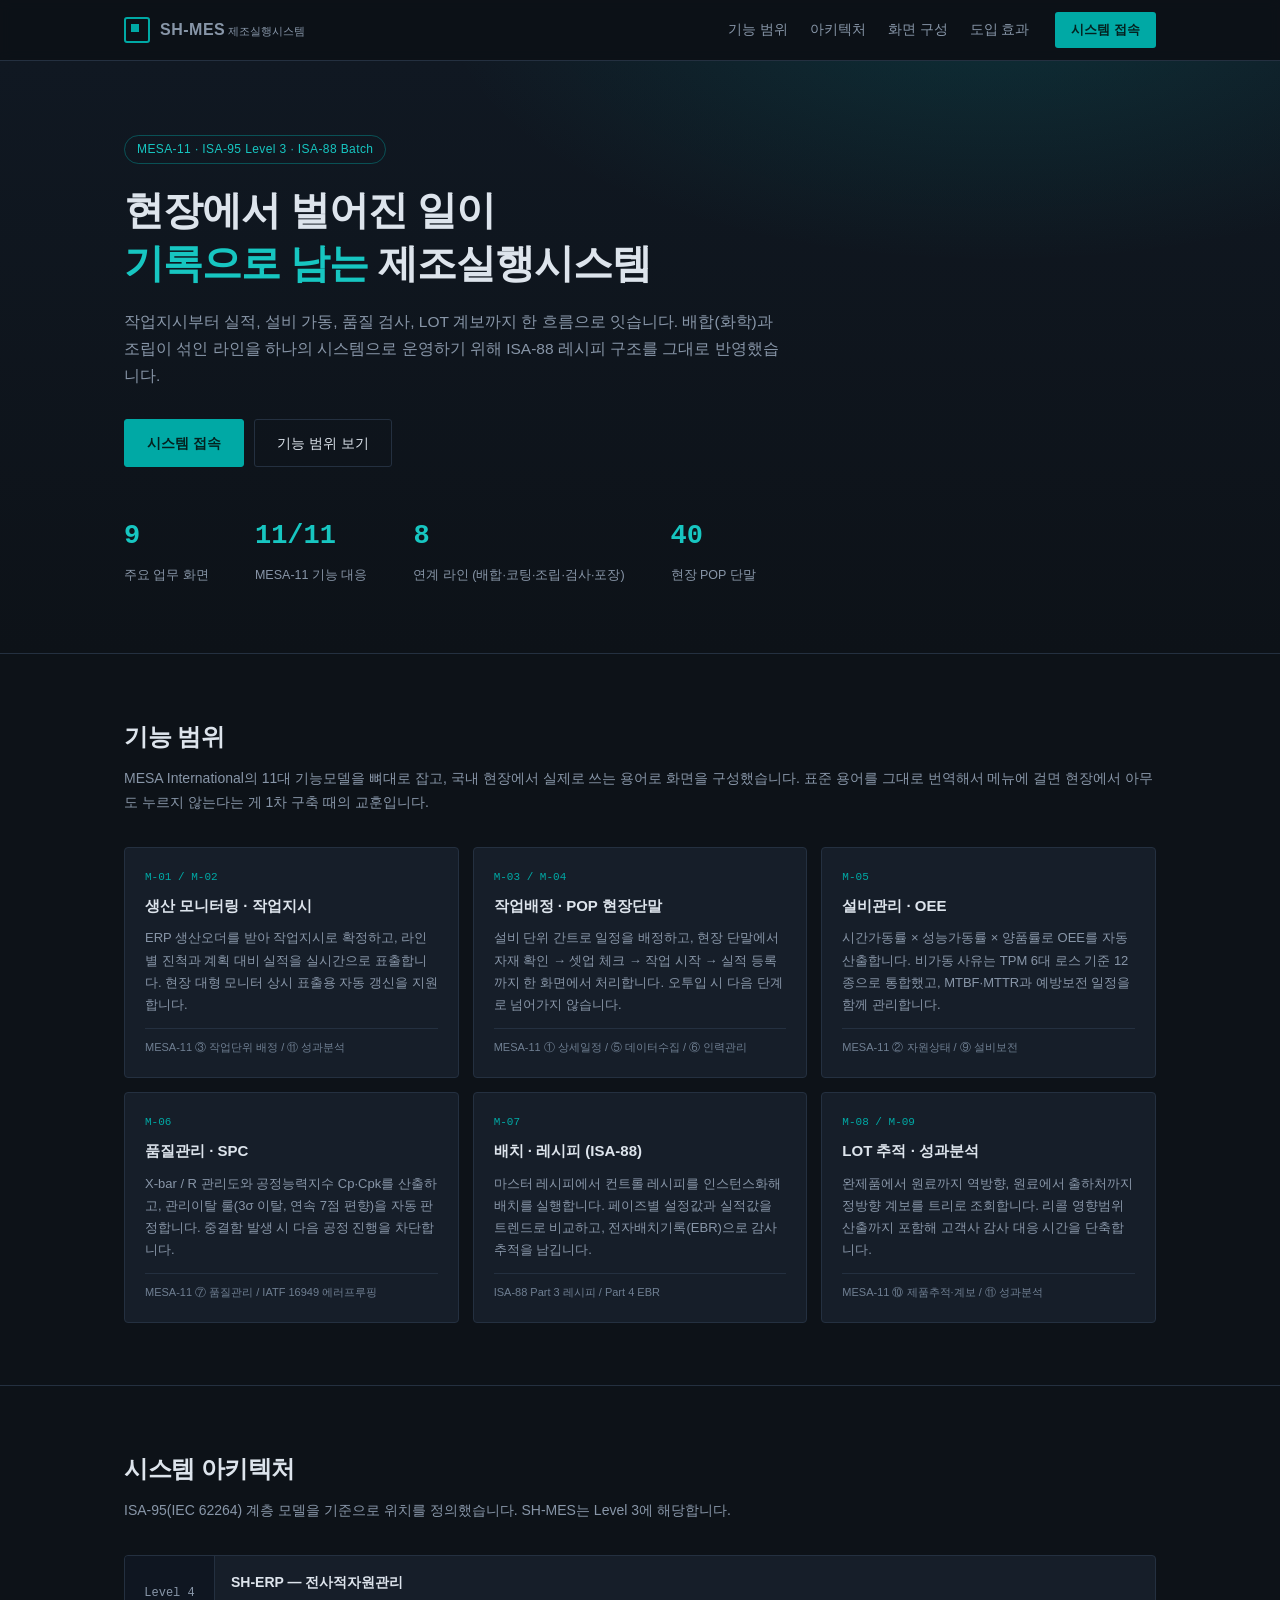
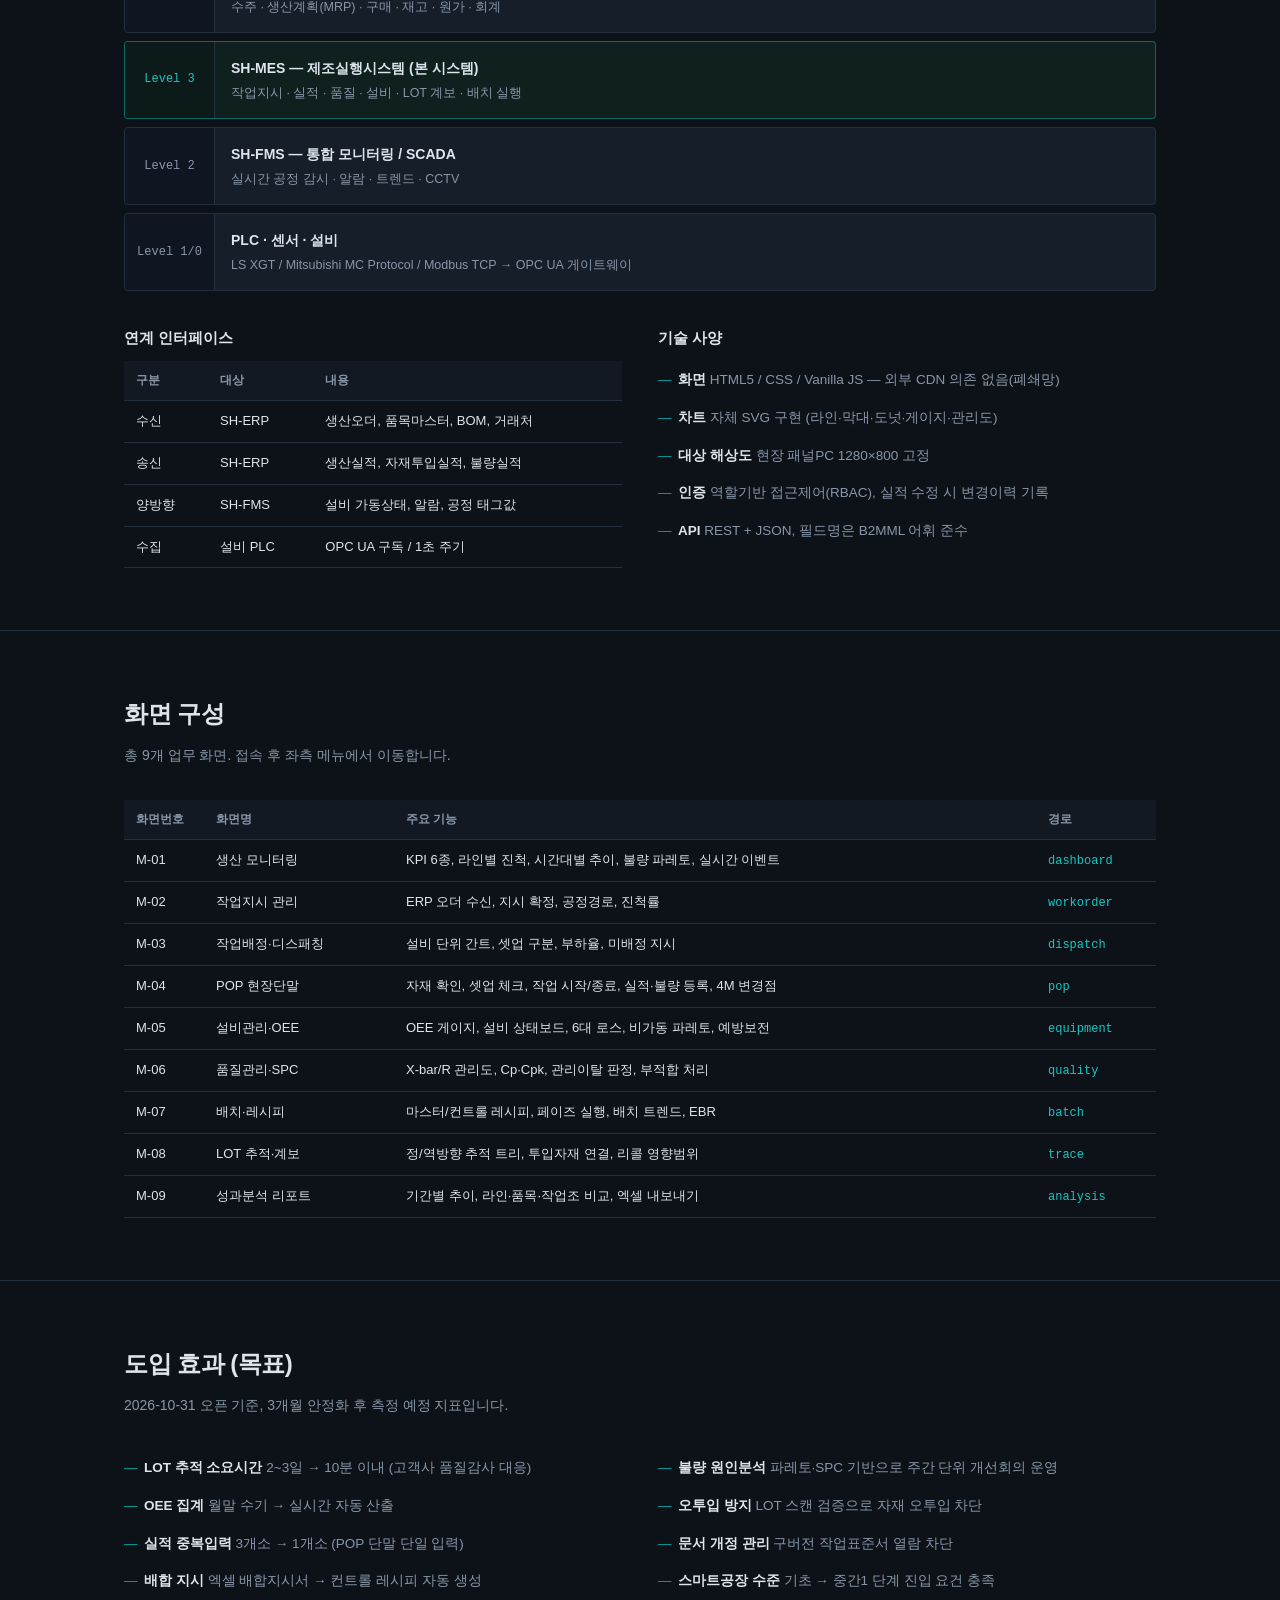
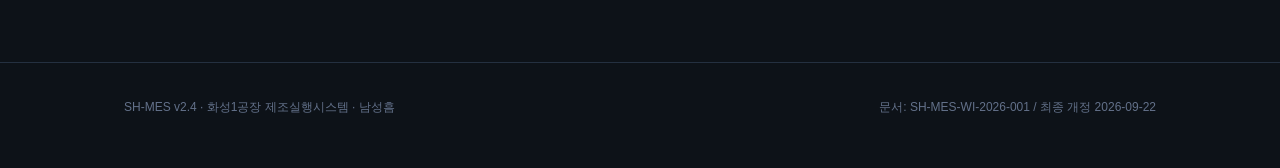
<file: index.html>
<!DOCTYPE html>
<html lang="ko">
<head>
<meta charset="utf-8">
<meta name="viewport" content="width=device-width, initial-scale=1">
<title>SH-MES 제조실행시스템</title>
<meta name="description" content="화성1공장 제조실행시스템(MES). MESA-11 기능모델과 ISA-88 배치표준 기반.">
<link rel="stylesheet" href="assets/css/intro.css">
</head>
<body>

<div class="nav">
  <div class="wrap">
    <a href="index.html" class="logo">
      <span class="mk"></span>
      <span><b>SH-MES</b> <span>제조실행시스템</span></span>
    </a>
    <div class="menu">
      <a href="#scope">기능 범위</a>
      <a href="#arch">아키텍처</a>
      <a href="#screen">화면 구성</a>
      <a href="#effect">도입 효과</a>
    </div>
    <a href="login.html" class="go">시스템 접속</a>
  </div>
</div>

<div class="hero">
  <div class="wrap">
    <span class="tag">MESA-11 · ISA-95 Level 3 · ISA-88 Batch</span>
    <h1>현장에서 벌어진 일이<br><em>기록으로 남는</em> 제조실행시스템</h1>
    <p>
      작업지시부터 실적, 설비 가동, 품질 검사, LOT 계보까지 한 흐름으로 잇습니다.
      배합(화학)과 조립이 섞인 라인을 하나의 시스템으로 운영하기 위해
      ISA-88 레시피 구조를 그대로 반영했습니다.
    </p>
    <div class="btns">
      <a href="login.html" class="btn pri">시스템 접속</a>
      <a href="#scope" class="btn">기능 범위 보기</a>
    </div>
    <div class="facts">
      <div><b>9</b><span>주요 업무 화면</span></div>
      <div><b>11/11</b><span>MESA-11 기능 대응</span></div>
      <div><b>8</b><span>연계 라인 (배합·코팅·조립·검사·포장)</span></div>
      <div><b>40</b><span>현장 POP 단말</span></div>
    </div>
  </div>
</div>

<section id="scope">
  <div class="wrap">
    <h2>기능 범위</h2>
    <p class="lead">
      MESA International의 11대 기능모델을 뼈대로 잡고, 국내 현장에서 실제로 쓰는 용어로 화면을 구성했습니다.
      표준 용어를 그대로 번역해서 메뉴에 걸면 현장에서 아무도 누르지 않는다는 게 1차 구축 때의 교훈입니다.
    </p>
    <div class="cards">
      <div class="c">
        <div class="n">M-01 / M-02</div>
        <h3>생산 모니터링 · 작업지시</h3>
        <p>ERP 생산오더를 받아 작업지시로 확정하고, 라인별 진척과 계획 대비 실적을 실시간으로 표출합니다. 현장 대형 모니터 상시 표출용 자동 갱신을 지원합니다.</p>
        <div class="std">MESA-11 ③ 작업단위 배정 / ⑪ 성과분석</div>
      </div>
      <div class="c">
        <div class="n">M-03 / M-04</div>
        <h3>작업배정 · POP 현장단말</h3>
        <p>설비 단위 간트로 일정을 배정하고, 현장 단말에서 자재 확인 → 셋업 체크 → 작업 시작 → 실적 등록까지 한 화면에서 처리합니다. 오투입 시 다음 단계로 넘어가지 않습니다.</p>
        <div class="std">MESA-11 ① 상세일정 / ⑤ 데이터수집 / ⑥ 인력관리</div>
      </div>
      <div class="c">
        <div class="n">M-05</div>
        <h3>설비관리 · OEE</h3>
        <p>시간가동률 × 성능가동률 × 양품률로 OEE를 자동 산출합니다. 비가동 사유는 TPM 6대 로스 기준 12종으로 통합했고, MTBF·MTTR과 예방보전 일정을 함께 관리합니다.</p>
        <div class="std">MESA-11 ② 자원상태 / ⑨ 설비보전</div>
      </div>
      <div class="c">
        <div class="n">M-06</div>
        <h3>품질관리 · SPC</h3>
        <p>X-bar / R 관리도와 공정능력지수 Cp·Cpk를 산출하고, 관리이탈 룰(3σ 이탈, 연속 7점 편향)을 자동 판정합니다. 중결함 발생 시 다음 공정 진행을 차단합니다.</p>
        <div class="std">MESA-11 ⑦ 품질관리 / IATF 16949 에러프루핑</div>
      </div>
      <div class="c">
        <div class="n">M-07</div>
        <h3>배치 · 레시피 (ISA-88)</h3>
        <p>마스터 레시피에서 컨트롤 레시피를 인스턴스화해 배치를 실행합니다. 페이즈별 설정값과 실적값을 트렌드로 비교하고, 전자배치기록(EBR)으로 감사추적을 남깁니다.</p>
        <div class="std">ISA-88 Part 3 레시피 / Part 4 EBR</div>
      </div>
      <div class="c">
        <div class="n">M-08 / M-09</div>
        <h3>LOT 추적 · 성과분석</h3>
        <p>완제품에서 원료까지 역방향, 원료에서 출하처까지 정방향 계보를 트리로 조회합니다. 리콜 영향범위 산출까지 포함해 고객사 감사 대응 시간을 단축합니다.</p>
        <div class="std">MESA-11 ⑩ 제품추적·계보 / ⑪ 성과분석</div>
      </div>
    </div>
  </div>
</section>

<section id="arch">
  <div class="wrap">
    <h2>시스템 아키텍처</h2>
    <p class="lead">ISA-95(IEC 62264) 계층 모델을 기준으로 위치를 정의했습니다. SH-MES는 Level 3에 해당합니다.</p>
    <div class="arch">
      <div class="lv">
        <div class="l">Level 4</div>
        <div class="r"><b>SH-ERP — 전사적자원관리</b><span>수주 · 생산계획(MRP) · 구매 · 재고 · 원가 · 회계</span></div>
      </div>
      <div class="lv me">
        <div class="l">Level 3</div>
        <div class="r"><b>SH-MES — 제조실행시스템 (본 시스템)</b><span>작업지시 · 실적 · 품질 · 설비 · LOT 계보 · 배치 실행</span></div>
      </div>
      <div class="lv">
        <div class="l">Level 2</div>
        <div class="r"><b>SH-FMS — 통합 모니터링 / SCADA</b><span>실시간 공정 감시 · 알람 · 트렌드 · CCTV</span></div>
      </div>
      <div class="lv">
        <div class="l">Level 1/0</div>
        <div class="r"><b>PLC · 센서 · 설비</b><span>LS XGT / Mitsubishi MC Protocol / Modbus TCP → OPC UA 게이트웨이</span></div>
      </div>
    </div>

    <div class="two" style="margin-top:34px">
      <div>
        <h3 style="font-size:15px;margin:0 0 10px">연계 인터페이스</h3>
        <table class="spec">
          <tr><th>구분</th><th>대상</th><th>내용</th></tr>
          <tr><td>수신</td><td>SH-ERP</td><td>생산오더, 품목마스터, BOM, 거래처</td></tr>
          <tr><td>송신</td><td>SH-ERP</td><td>생산실적, 자재투입실적, 불량실적</td></tr>
          <tr><td>양방향</td><td>SH-FMS</td><td>설비 가동상태, 알람, 공정 태그값</td></tr>
          <tr><td>수집</td><td>설비 PLC</td><td>OPC UA 구독 / 1초 주기</td></tr>
        </table>
      </div>
      <div>
        <h3 style="font-size:15px;margin:0 0 10px">기술 사양</h3>
        <ul class="bullet">
          <li><b>화면</b> HTML5 / CSS / Vanilla JS — 외부 CDN 의존 없음(폐쇄망)</li>
          <li><b>차트</b> 자체 SVG 구현 (라인·막대·도넛·게이지·관리도)</li>
          <li><b>대상 해상도</b> 현장 패널PC 1280×800 고정</li>
          <li><b>인증</b> 역할기반 접근제어(RBAC), 실적 수정 시 변경이력 기록</li>
          <li><b>API</b> REST + JSON, 필드명은 B2MML 어휘 준수</li>
        </ul>
      </div>
    </div>
  </div>
</section>

<section id="screen">
  <div class="wrap">
    <h2>화면 구성</h2>
    <p class="lead">총 9개 업무 화면. 접속 후 좌측 메뉴에서 이동합니다.</p>
    <table class="spec">
      <tr><th style="width:80px">화면번호</th><th style="width:190px">화면명</th><th>주요 기능</th><th style="width:120px">경로</th></tr>
      <tr><td>M-01</td><td>생산 모니터링</td><td>KPI 6종, 라인별 진척, 시간대별 추이, 불량 파레토, 실시간 이벤트</td><td><code>dashboard</code></td></tr>
      <tr><td>M-02</td><td>작업지시 관리</td><td>ERP 오더 수신, 지시 확정, 공정경로, 진척률</td><td><code>workorder</code></td></tr>
      <tr><td>M-03</td><td>작업배정·디스패칭</td><td>설비 단위 간트, 셋업 구분, 부하율, 미배정 지시</td><td><code>dispatch</code></td></tr>
      <tr><td>M-04</td><td>POP 현장단말</td><td>자재 확인, 셋업 체크, 작업 시작/종료, 실적·불량 등록, 4M 변경점</td><td><code>pop</code></td></tr>
      <tr><td>M-05</td><td>설비관리·OEE</td><td>OEE 게이지, 설비 상태보드, 6대 로스, 비가동 파레토, 예방보전</td><td><code>equipment</code></td></tr>
      <tr><td>M-06</td><td>품질관리·SPC</td><td>X-bar/R 관리도, Cp·Cpk, 관리이탈 판정, 부적합 처리</td><td><code>quality</code></td></tr>
      <tr><td>M-07</td><td>배치·레시피</td><td>마스터/컨트롤 레시피, 페이즈 실행, 배치 트렌드, EBR</td><td><code>batch</code></td></tr>
      <tr><td>M-08</td><td>LOT 추적·계보</td><td>정/역방향 추적 트리, 투입자재 연결, 리콜 영향범위</td><td><code>trace</code></td></tr>
      <tr><td>M-09</td><td>성과분석 리포트</td><td>기간별 추이, 라인·품목·작업조 비교, 엑셀 내보내기</td><td><code>analysis</code></td></tr>
    </table>
  </div>
</section>

<section id="effect">
  <div class="wrap">
    <h2>도입 효과 (목표)</h2>
    <p class="lead">2026-10-31 오픈 기준, 3개월 안정화 후 측정 예정 지표입니다.</p>
    <div class="two">
      <div>
        <ul class="bullet">
          <li><b>LOT 추적 소요시간</b> 2~3일 → 10분 이내 (고객사 품질감사 대응)</li>
          <li><b>OEE 집계</b> 월말 수기 → 실시간 자동 산출</li>
          <li><b>실적 중복입력</b> 3개소 → 1개소 (POP 단말 단일 입력)</li>
          <li><b>배합 지시</b> 엑셀 배합지시서 → 컨트롤 레시피 자동 생성</li>
        </ul>
      </div>
      <div>
        <ul class="bullet">
          <li><b>불량 원인분석</b> 파레토·SPC 기반으로 주간 단위 개선회의 운영</li>
          <li><b>오투입 방지</b> LOT 스캔 검증으로 자재 오투입 차단</li>
          <li><b>문서 개정 관리</b> 구버전 작업표준서 열람 차단</li>
          <li><b>스마트공장 수준</b> 기초 → 중간1 단계 진입 요건 충족</li>
        </ul>
      </div>
    </div>
  </div>
</section>

<footer>
  <div class="wrap">
    <div>SH-MES v2.4 · 화성1공장 제조실행시스템 · 남성흠</div>
    <div>문서: SH-MES-WI-2026-001 / 최종 개정 2026-09-22</div>
  </div>
</footer>

</body>
</html>
</file>
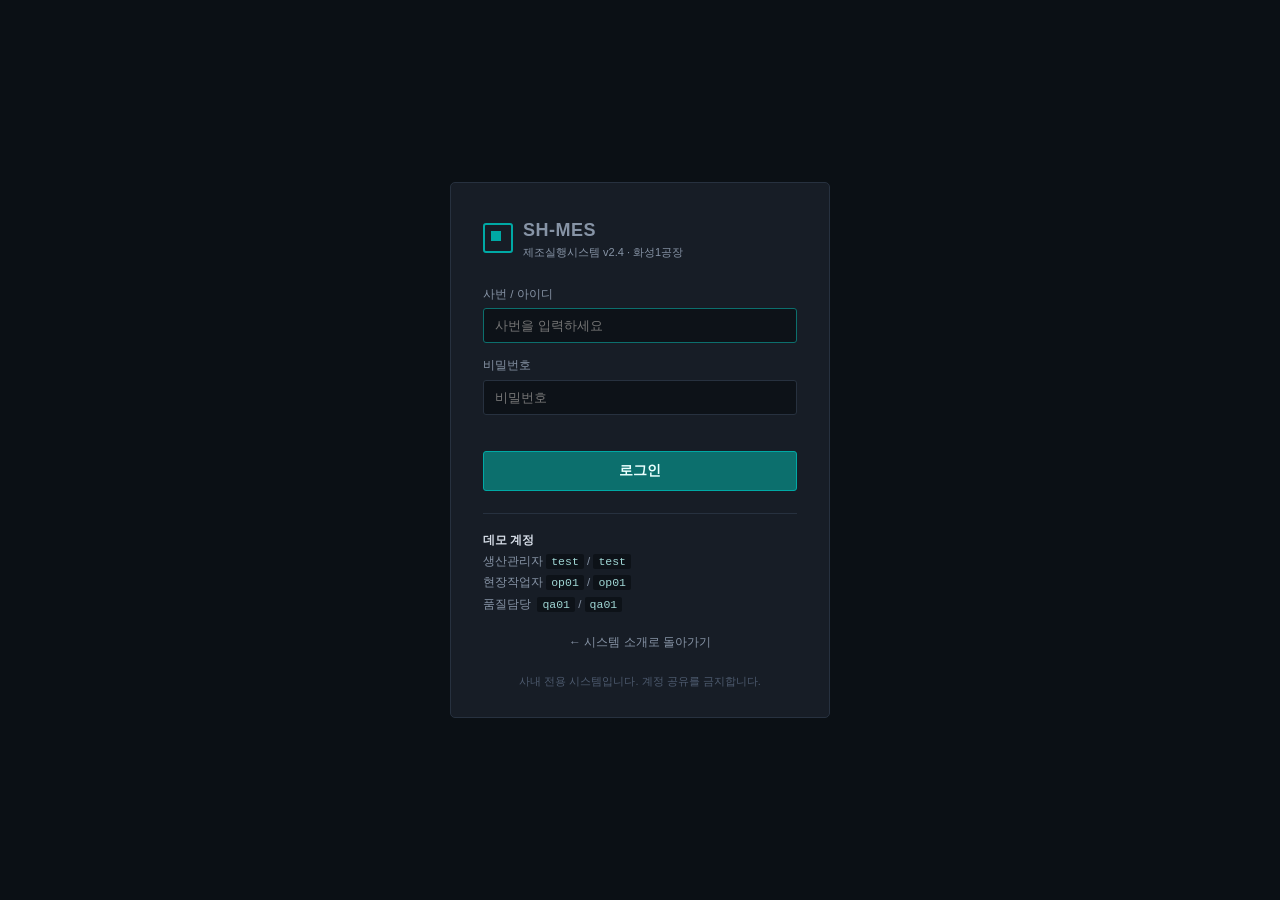
<file: login.html>
<!DOCTYPE html>
<html lang="ko">
<head>
<meta charset="utf-8">
<meta name="viewport" content="width=device-width, initial-scale=1">
<title>로그인 · SH-MES</title>
<link rel="stylesheet" href="assets/css/app.css">
<style>
  body { display: grid; place-items: center; background: #0b1015; }
  .login {
    width: 380px;
    background: var(--panel);
    border: 1px solid var(--line);
    border-radius: 5px;
    padding: 34px 32px 28px;
  }
  .login .top { display: flex; align-items: center; gap: 10px; margin-bottom: 26px; }
  .login .mk { width: 30px; height: 30px; border: 2px solid var(--accent); border-radius: 3px; position: relative; }
  .login .mk::after { content: ""; position: absolute; left: 6px; top: 6px; width: 10px; height: 10px; background: var(--accent); }
  .login .top b { font-size: 18px; letter-spacing: .5px; display: block; }
  .login .top span { font-size: 11px; color: var(--txt-dim); }
  .login label { display: block; font-size: 11.5px; color: var(--txt-dim); margin: 0 0 5px; }
  .login input { width: 100%; padding: 9px 11px; font-size: 13px; margin-bottom: 14px; }
  .login button {
    width: 100%; padding: 10px; background: var(--accent-dim); border: 1px solid var(--accent);
    color: #eafffe; border-radius: 3px; font-size: 14px; font-weight: 700; cursor: pointer;
    font-family: inherit; margin-top: 4px;
  }
  .login button:hover { background: var(--accent); color: #04211f; }
  .err {
    color: #f0786f; font-size: 12px; min-height: 18px; margin: -6px 0 6px;
  }
  .demo {
    margin-top: 22px; padding-top: 16px; border-top: 1px solid var(--line);
    font-size: 11.5px; color: var(--txt-dim); line-height: 1.85;
  }
  .demo b { color: var(--txt); }
  .demo code {
    font-family: var(--mono); color: #9fd6d4; background: #0d1218;
    padding: 1px 5px; border-radius: 2px;
  }
  .back { display: block; text-align: center; margin-top: 18px; font-size: 12px; color: var(--txt-dim); }
  .back:hover { color: var(--txt); }
  .cap { text-align: center; font-size: 11px; color: #4d5a6e; margin-top: 22px; }
</style>
</head>
<body>

<form class="login" id="f" autocomplete="off">
  <div class="top">
    <span class="mk"></span>
    <span><b>SH-MES</b><span>제조실행시스템 v2.4 · 화성1공장</span></span>
  </div>

  <label for="uid">사번 / 아이디</label>
  <input type="text" id="uid" value="" placeholder="사번을 입력하세요" autofocus>

  <label for="upw">비밀번호</label>
  <input type="password" id="upw" value="" placeholder="비밀번호">

  <div class="err" id="err"></div>
  <button type="submit">로그인</button>

  <div class="demo">
    <b>데모 계정</b><br>
    생산관리자 <code>test</code> / <code>test</code><br>
    현장작업자 <code>op01</code> / <code>op01</code><br>
    품질담당 &nbsp;<code>qa01</code> / <code>qa01</code>
  </div>

  <a class="back" href="index.html">← 시스템 소개로 돌아가기</a>
  <div class="cap">사내 전용 시스템입니다. 계정 공유를 금지합니다.</div>
</form>

<script src="assets/js/auth.js"></script>
<script>
document.getElementById('f').addEventListener('submit', function (e) {
  e.preventDefault();
  var id = document.getElementById('uid').value;
  var pw = document.getElementById('upw').value;
  var err = document.getElementById('err');

  if (!id || !pw) { err.textContent = '사번과 비밀번호를 모두 입력하세요.'; return; }

  var s = Auth.login(id, pw);
  if (!s) {
    err.textContent = '사번 또는 비밀번호가 올바르지 않습니다.';
    document.getElementById('upw').value = '';
    document.getElementById('upw').focus();
    return;
  }

  // 로그인 전에 접근하려던 화면이 있으면 그리로 보낸다
  var q = new URLSearchParams(location.search).get('redirect');
  var ok = /^[a-z]+\.html$/.test(q || '');
  location.href = 'app/' + (ok ? q : 'dashboard.html');
});
</script>
</body>
</html>
</file>
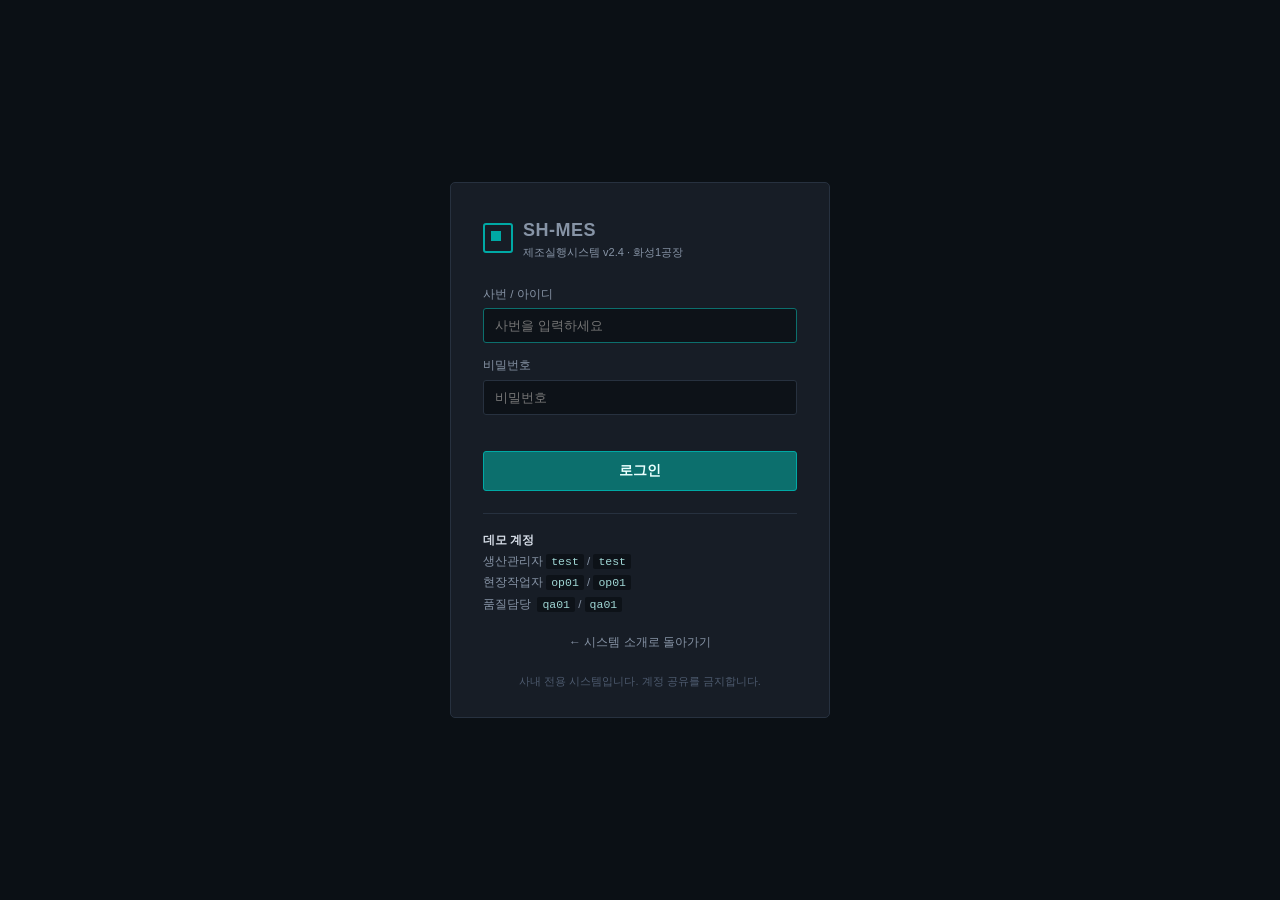
<file: app/analysis.html>
<!DOCTYPE html>
<html lang="ko">
<head>
<meta charset="utf-8">
<title>성과분석 리포트 · SH-MES</title>
<link rel="stylesheet" href="../assets/css/app.css">
</head>
<body data-page="analysis" data-title="성과분석 리포트" data-crumb="M-09 / 추적 · 분석">

<div class="filters">
  <label>기간</label>
  <input type="date" id="f-from"> <span class="dim">~</span> <input type="date" id="f-to">
  <label>집계 기준</label>
  <select id="f-by"><option>라인별</option><option>품목별</option><option>작업조별</option></select>
  <button class="btn pri" id="btn-go">조회</button>
  <div style="flex:1"></div>
  <button class="btn" id="btn-xls">엑셀 내보내기</button>
  <button class="btn" id="btn-print">보고서 인쇄</button>
</div>

<div class="grid g5" style="margin-bottom:12px" id="kpi"></div>

<div class="grid g2" style="margin-bottom:12px">
  <div class="card">
    <header>
      <h2>일별 생산량 · 불량률 추이</h2><span class="sub">최근 14일</span>
      <div class="spacer"></div>
      <div class="legend"><span><i style="background:#00a9a5"></i>생산량</span><span><i style="background:#e5544b"></i>불량률</span></div>
    </header>
    <div class="body"><div id="ch-1"></div><div style="margin-top:8px"><div id="ch-2"></div></div></div>
  </div>

  <div class="card">
    <header><h2>OEE 구성요소 추이</h2><span class="sub">최근 14일 · A / P / Q</span></header>
    <div class="body"><div id="ch-3"></div>
      <div class="note">9월 12일 성능가동률 급락은 CT-02 건조로 온도 이상에 따른 감속 운전이 원인입니다. 9월 14일 필터 교체 후 회복되었습니다.</div>
    </div>
  </div>
</div>

<div class="grid" style="grid-template-columns:1fr 340px;margin-bottom:12px">
  <div class="card">
    <header><h2 id="tb-title">라인별 생산 실적</h2><span class="sub">기간 누계</span></header>
    <div class="body tight">
      <table class="tb">
        <thead>
          <tr><th id="h1">라인</th><th class="num">계획</th><th class="num">실적</th><th class="num">달성률</th>
            <th class="num">양품</th><th class="num">불량</th><th class="num">불량률</th><th class="num">OEE</th><th>추이</th></tr>
        </thead>
        <tbody id="tb"></tbody>
        <tfoot><tr id="tf" style="background:var(--panel-2);font-weight:700"></tr></tfoot>
      </table>
    </div>
  </div>

  <div class="card">
    <header><h2>불량 원인 분류</h2><span class="sub">4M 기준</span></header>
    <div class="body">
      <div id="ch-4" style="display:flex;justify-content:center"></div>
      <table class="tb" style="margin-top:8px" id="tb-4m"></table>
    </div>
  </div>
</div>

<div class="card">
  <header><h2>개선 과제 현황</h2><span class="sub">주간 생산회의 등록 건</span></header>
  <div class="body tight">
    <table class="tb">
      <thead><tr><th style="width:110px">과제번호</th><th>내용</th><th style="width:90px">대상</th><th style="width:80px">담당</th><th style="width:100px">목표일</th><th style="width:70px">상태</th><th style="width:150px">기대효과</th></tr></thead>
      <tbody id="tb-imp"></tbody>
    </table>
  </div>
</div>

<script src="../assets/js/auth.js"></script>
<script src="../assets/js/mock.js"></script>
<script src="../assets/js/chart.js"></script>
<script src="../assets/js/shell.js"></script>
<script>
(function () {
  var to = new Date(), from = new Date(to.getTime() - 13 * 86400000);
  function ymd(d) { return d.toISOString().slice(0, 10); }
  document.getElementById('f-from').value = ymd(from);
  document.getElementById('f-to').value = ymd(to);

  // ---- 14일 데이터 (시연용 고정 패턴) ----
  var days = [], prod = [], defr = [], A = [], P = [], Q = [];
  var pBase = [16800, 17200, 16100, 17900, 18200, 9400, 0, 17400, 17800, 16900, 18100, 15200, 17600, 18400];
  var dBase = [1.31, 1.18, 1.62, 1.24, 1.09, 1.44, 0, 1.27, 1.15, 1.38, 1.21, 1.88, 1.42, 1.33];
  var pf    = [91.2, 92.4, 88.1, 93.0, 93.8, 86.5, 0, 92.1, 93.4, 90.2, 93.1, 74.6, 88.9, 92.8];
  for (var i = 0; i < 14; i++) {
    var d = new Date(from.getTime() + i * 86400000);
    days.push((d.getMonth() + 1) + '/' + d.getDate());
    prod.push(pBase[i]);
    defr.push(dBase[i]);
    A.push(+(86 + (i % 5) * 1.4 - (i === 11 ? 6 : 0)).toFixed(1));
    P.push(pf[i] || 0);
    Q.push(+(100 - dBase[i]).toFixed(1));
  }

  Chart.line(document.getElementById('ch-1'), {
    labels: days, h: 150, area: true,
    series: [{ name: '생산량', color: '#00a9a5', data: prod, dots: true }]
  });
  Chart.line(document.getElementById('ch-2'), {
    labels: days, h: 96, min: 0, max: 2.4,
    series: [{ name: '불량률', color: '#e5544b', data: defr, dots: true }],
    refs: [{ v: 1.2, color: '#e0a83a', label: '목표 1.20%' }]
  });
  Chart.line(document.getElementById('ch-3'), {
    labels: days, h: 258, min: 60, max: 102,
    series: [
      { name: 'A', color: '#00a9a5', data: A },
      { name: 'P', color: '#3d8bfd', data: P },
      { name: 'Q', color: '#46c46b', data: Q }
    ],
    refs: [{ v: 85, color: '#e0a83a', label: '목표 85%' }]
  });

  // ---- 집계 테이블 ----
  var eq = Mock.equipments();
  var BY = {
    '라인별': eq.map(function (e, i) {
      var plan = 18000 + i * 900, act = Math.round(plan * (0.9 + (i % 4) * 0.03));
      var bad = Math.round(act * (0.008 + (i % 5) * 0.004));
      return { k: e.code + ' ' + e.name, plan: plan, act: act, bad: bad, oee: e.oee, tr: e.trend };
    }),
    '품목별': Mock.ITEMS.map(function (it, i) {
      var plan = 24000 - i * 3200, act = Math.round(plan * (0.88 + i * 0.025));
      var bad = Math.round(act * (0.006 + i * 0.003));
      return { k: it.code + ' ' + it.name, plan: plan, act: act, bad: bad, oee: 78 + i * 2.4, tr: eq[i].trend };
    }),
    '작업조별': [
      { k: 'A조 (주간)', plan: 76000, act: 71800, bad: 890,  oee: 84.2, tr: eq[0].trend },
      { k: 'B조 (야간)', plan: 76000, act: 66400, bad: 1240, oee: 78.6, tr: eq[1].trend },
      { k: 'C조 (교대)', plan: 38000, act: 35100, bad: 470,  oee: 82.1, tr: eq[2].trend }
    ]
  };

  function renderTable() {
    var by = document.getElementById('f-by').value;
    var rows = BY[by];
    document.getElementById('tb-title').textContent = by.replace('별', '별 ') + '생산 실적';
    document.getElementById('h1').textContent = by.replace('별', '');

    document.getElementById('tb').innerHTML = rows.map(function (r, i) {
      var rate = r.act / r.plan * 100, br = r.bad / r.act * 100;
      return '<tr><td><b>' + r.k + '</b></td>' +
        '<td class="num">' + r.plan.toLocaleString() + '</td>' +
        '<td class="num">' + r.act.toLocaleString() + '</td>' +
        '<td class="num" style="color:' + (rate >= 95 ? 'var(--ok)' : rate >= 88 ? 'inherit' : 'var(--bad)') + '">' + rate.toFixed(1) + '%</td>' +
        '<td class="num">' + (r.act - r.bad).toLocaleString() + '</td>' +
        '<td class="num">' + r.bad.toLocaleString() + '</td>' +
        '<td class="num" style="color:' + (br > 1.2 ? 'var(--bad)' : 'var(--ok)') + '">' + br.toFixed(2) + '%</td>' +
        '<td class="num">' + r.oee.toFixed(1) + '</td>' +
        '<td><span class="sp' + i + '"></span></td></tr>';
    }).join('');
    rows.forEach(function (r, i) {
      Chart.spark(document.querySelector('.sp' + i), r.tr, r.oee >= 85 ? '#46c46b' : '#e0a83a');
    });

    var tp = rows.reduce(function (a, r) { return a + r.plan; }, 0);
    var ta = rows.reduce(function (a, r) { return a + r.act; }, 0);
    var tb = rows.reduce(function (a, r) { return a + r.bad; }, 0);
    document.getElementById('tf').innerHTML =
      '<td>합계</td><td class="num">' + tp.toLocaleString() + '</td><td class="num">' + ta.toLocaleString() + '</td>' +
      '<td class="num">' + (ta / tp * 100).toFixed(1) + '%</td>' +
      '<td class="num">' + (ta - tb).toLocaleString() + '</td><td class="num">' + tb.toLocaleString() + '</td>' +
      '<td class="num">' + (tb / ta * 100).toFixed(2) + '%</td><td class="num">-</td><td></td>';
  }
  document.getElementById('f-by').onchange = renderTable;
  renderTable();

  // ---- KPI ----
  var totProd = prod.reduce(function (a, b) { return a + b; }, 0);
  var avgDef = defr.filter(function (v) { return v > 0; }).reduce(function (a, b) { return a + b; }, 0) / 13;
  var avgOee = A.map(function (a, i) { return a * P[i] * Q[i] / 10000; })
                .filter(function (v) { return v > 0; });
  var oeeAvg = avgOee.reduce(function (a, b) { return a + b; }, 0) / avgOee.length;

  document.getElementById('kpi').innerHTML = [
    { l: '기간 생산량', v: totProd.toLocaleString(), u: 'EA', s: '14일 누계', c: '' },
    { l: '평균 달성률', v: '93.4', u: '%', s: '전월 대비 +1.8%p', c: 'k-warn' },
    { l: '평균 불량률', v: avgDef.toFixed(2), u: '%', s: '목표 1.20% 초과', c: 'k-bad' },
    { l: '평균 OEE', v: oeeAvg.toFixed(1), u: '%', s: '목표 85.0%', c: oeeAvg >= 85 ? 'k-ok' : 'k-warn' },
    { l: '총 손실시간', v: '788', u: '분', s: '6대 로스 합계', c: '' }
  ].map(function (k) {
    return '<div class="kpi ' + k.c + '"><div class="bar"></div><div class="lbl">' + k.l + '</div>' +
      '<div class="val">' + k.v + '<small>' + k.u + '</small></div><div class="dlt dim">' + k.s + '</div></div>';
  }).join('');

  // ---- 4M 원인 ----
  var M4 = [
    { n: 'Machine (설비)', v: 184, c: '#e5544b' },
    { n: 'Material (자재)', v: 121, c: '#e0a83a' },
    { n: 'Method (방법)',   v: 89,  c: '#00a9a5' },
    { n: 'Man (작업자)',    v: 65,  c: '#3d8bfd' }
  ];
  Chart.donut(document.getElementById('ch-4'), M4.map(function (m) { return { value: m.v, color: m.c }; }), {
    size: 156, center: '459', centerSub: '총 불량건수'
  });
  var tot4 = M4.reduce(function (a, m) { return a + m.v; }, 0);
  document.getElementById('tb-4m').innerHTML = M4.map(function (m) {
    return '<tr><td><i style="display:inline-block;width:9px;height:9px;border-radius:2px;background:' + m.c + ';margin-right:6px"></i>' +
      m.n + '</td><td class="num">' + m.v + '</td><td class="num dim">' + (m.v / tot4 * 100).toFixed(1) + '%</td></tr>';
  }).join('');

  // ---- 개선과제 ----
  var IMP = [
    { no: 'IMP-26-041', c: 'CT-02 건조로 필터 교체주기 단축 (월 1회 → 격주)', t: 'CT-02', o: '박성진', d: '2026-10-10', s: '진행', e: '성능가동률 +4.2%p' },
    { no: 'IMP-26-040', c: '품목 변경 셋업 표준화 및 지그 상시 장착', t: 'AS-01/02', o: '최민호', d: '2026-10-24', s: '진행', e: '셋업시간 -35분/회' },
    { no: 'IMP-26-039', c: '코팅 두께 자동 보정 로직 적용', t: 'CT-01', o: '이지혜', d: '2026-11-07', s: '검토', e: '불량률 -0.3%p' },
    { no: 'IMP-26-037', c: '배합 원료 칭량 오차 저감 (로드셀 교정)', t: 'MIX-01/02', o: '한지원', d: '2026-09-30', s: '완료', e: '점도 편차 -22%' },
    { no: 'IMP-26-035', c: '야간조 초기수율 개선 교육', t: 'B조', o: '류경민', d: '2026-09-19', s: '완료', e: '초기수율 로스 -18분' }
  ];
  document.getElementById('tb-imp').innerHTML = IMP.map(function (r) {
    var c = r.s === '완료' ? 'st-done' : r.s === '진행' ? 'st-run' : 'st-idle';
    return '<tr><td class="lot">' + r.no + '</td><td>' + r.c + '</td><td>' + r.t + '</td>' +
      '<td>' + r.o + '</td><td>' + r.d + '</td>' +
      '<td><span class="st ' + c + '">' + r.s + '</span></td><td class="dim">' + r.e + '</td></tr>';
  }).join('');

  document.getElementById('btn-xls').onclick = function () {
    alert('엑셀 내보내기\n\n대상 : ' + document.getElementById('f-by').value + ' 집계표\n기간 : ' +
      document.getElementById('f-from').value + ' ~ ' + document.getElementById('f-to').value +
      '\n형식 : .xlsx (경영회의 보고 양식)');
  };
  document.getElementById('btn-print').onclick = function () { window.print(); };
  document.getElementById('btn-go').onclick = renderTable;
})();
</script>
</body>
</html>
</file>
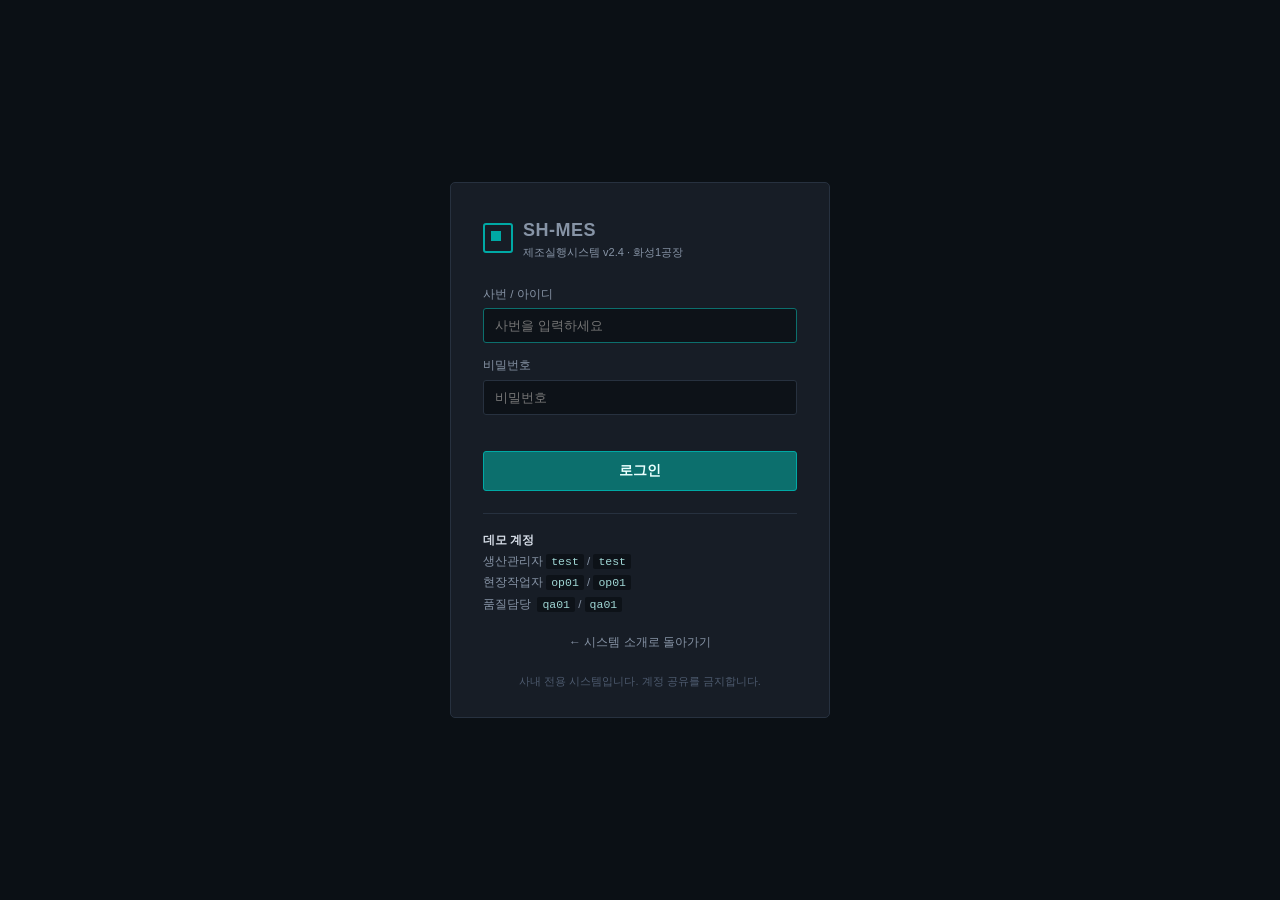
<file: app/batch.html>
<!DOCTYPE html>
<html lang="ko">
<head>
<meta charset="utf-8">
<title>배치 · 레시피 (ISA-88) · SH-MES</title>
<link rel="stylesheet" href="../assets/css/app.css">
<style>
  .phase { display: flex; gap: 2px; margin: 10px 0 6px; }
  .phase div {
    flex: 1; text-align: center; font-size: 10px; padding: 5px 2px;
    background: #1a222c; color: #6f7f92; border-top: 2px solid #2a3442;
  }
  .phase div.done { color: #6bd98c; border-top-color: #46c46b; background: rgba(70,196,107,.07); }
  .phase div.on { color: #52cfcb; border-top-color: #00a9a5; background: rgba(0,169,165,.12); font-weight: 700; }
  .bt { background: var(--panel); border: 1px solid var(--line); border-radius: 4px; padding: 12px 13px; }
  .bt.run { border-color: rgba(0,169,165,.45); }
  .bt .h { display: flex; align-items: center; gap: 8px; }
  .bt .h b { font-family: var(--mono); font-size: 13px; }
  .bt .pv { display: grid; grid-template-columns: repeat(3, 1fr); gap: 6px; margin-top: 8px; }
  .bt .pv div { background: #0f151d; border: 1px solid var(--line); border-radius: 3px; padding: 6px 8px; text-align: center; }
  .bt .pv .l { font-size: 9.5px; color: var(--txt-dim); }
  .bt .pv .v { font-size: 15px; font-family: var(--mono); }
</style>
</head>
<body data-page="batch" data-title="배치 · 레시피 (ISA-88)" data-crumb="M-07 / 설비 · 품질">

<div class="filters">
  <label>구분</label>
  <select><option>진행 중</option><option>금일 전체</option><option>기간 조회</option></select>
  <label>설비</label>
  <select><option>전체</option><option>MIX-01 배합 1호기</option><option>MIX-02 배합 2호기</option></select>
  <button class="btn pri">조회</button>
  <div style="flex:1"></div>
  <button class="btn" id="btn-new">컨트롤 레시피 생성</button>
  <button class="btn" id="btn-ebr">전자배치기록(EBR) 출력</button>
</div>

<div class="grid g4" style="margin-bottom:12px" id="bts"></div>

<div class="grid" style="grid-template-columns:1fr 400px;margin-bottom:12px">
  <div class="card">
    <header>
      <h2>배치 트렌드</h2><span class="sub" id="tr-sub">BT-260923-004 · MIX-02</span>
      <div class="spacer"></div>
      <div class="legend">
        <span><i style="background:#00a9a5"></i>실제 온도</span>
        <span><i style="background:#e0a83a"></i>설정값</span>
        <span><i style="background:#3d8bfd"></i>교반 RPM</span>
      </div>
    </header>
    <div class="body">
      <div id="ch-t"></div>
      <div style="margin-top:10px"><div id="ch-rpm"></div></div>
      <div class="note">설정값 대비 편차가 ±2℃를 초과하면 공정 알람이 발생하고, 해당 배치는 품질 검토 대상으로 자동 등록됩니다.</div>
    </div>
  </div>

  <div class="card">
    <header><h2>전자배치기록 (EBR)</h2><span class="sub">감사추적 · ISA-88.00.04</span></header>
    <div class="body tight" style="max-height:392px;overflow-y:auto">
      <table class="tb"><tbody id="tb-ebr"></tbody></table>
    </div>
  </div>
</div>

<div class="grid" style="grid-template-columns:330px 1fr">
  <div class="card">
    <header><h2>마스터 레시피</h2><span class="sub">ISA-88 Part 3</span></header>
    <div class="body tight">
      <table class="tb">
        <thead><tr><th>레시피 코드</th><th>품번</th><th>상태</th></tr></thead>
        <tbody id="tb-rc"></tbody>
      </table>
      <div class="note" style="margin:10px 13px">폐기 상태 레시피는 신규 배치에 사용할 수 없습니다. 개정 시 이전 버전은 자동 폐기 처리됩니다.</div>
    </div>
  </div>

  <div class="card">
    <header><h2>레시피 상세</h2><span class="sub" id="rc-sub"></span></header>
    <div class="body">
      <div class="grid g2">
        <div>
          <div class="dim" style="font-size:11px;margin-bottom:6px">포뮬러 (배합비)</div>
          <table class="tb">
            <thead><tr><th>자재</th><th>자재명</th><th class="num">투입량</th><th>허용차</th></tr></thead>
            <tbody id="tb-fm"></tbody>
          </table>
        </div>
        <div>
          <div class="dim" style="font-size:11px;margin-bottom:6px">절차 (페이즈)</div>
          <table class="tb">
            <thead><tr><th>페이즈</th><th>설정값</th><th class="num">소요(분)</th></tr></thead>
            <tbody id="tb-st"></tbody>
          </table>
        </div>
      </div>
      <div class="note" id="rc-note"></div>
    </div>
  </div>
</div>

<script src="../assets/js/auth.js"></script>
<script src="../assets/js/mock.js"></script>
<script src="../assets/js/chart.js"></script>
<script src="../assets/js/shell.js"></script>
<script>
(function () {
  var bts = Mock.batches();
  var rcs = Mock.recipes();
  var PH = Mock.PHASES;

  // ---- 배치 카드 ----
  document.getElementById('bts').innerHTML = bts.map(function (b) {
    var ph = PH.map(function (p, i) {
      var cls = i < b.phaseIdx ? 'done' : i === b.phaseIdx ? 'on' : '';
      return '<div class="' + cls + '">' + p + '</div>';
    }).join('');
    return '<div class="bt ' + (b.status === '진행' ? 'run' : '') + '">' +
      '<div class="h"><b>' + b.no + '</b><span class="dim" style="font-size:10.5px">' + b.line + '</span>' +
      '<span style="flex:1"></span><span class="st ' + (b.status === '진행' ? 'st-run' : 'st-done') + '">' + b.status + '</span></div>' +
      '<div class="dim" style="font-size:11px;margin-top:4px">' + b.item + ' · ' + b.recipe + ' · ' +
        b.qty.toLocaleString() + ' ' + b.unit + '</div>' +
      '<div class="phase">' + ph + '</div>' +
      '<div class="pv">' +
        '<div><div class="l">온도 ℃</div><div class="v">' + b.temp.toFixed(1) + '</div></div>' +
        '<div><div class="l">압력 bar</div><div class="v">' + b.press.toFixed(2) + '</div></div>' +
        '<div><div class="l">교반 rpm</div><div class="v">' + b.rpm + '</div></div>' +
      '</div>' +
      '<div class="dim" style="font-size:10.5px;margin-top:7px">개시 ' + b.start + ' · 작업자 ' + b.operator + '</div>' +
      '</div>';
  }).join('');

  // ---- 트렌드 ----
  var tr = Mock.batchTrend();
  Chart.line(document.getElementById('ch-t'), {
    labels: tr.labels, h: 180, min: 15, max: 80,
    series: [
      { name: '설정', color: '#e0a83a', data: tr.setT, width: 1.2 },
      { name: '실제', color: '#00a9a5', data: tr.temp }
    ]
  });
  Chart.line(document.getElementById('ch-rpm'), {
    labels: tr.labels, h: 110, min: 0, max: 180,
    series: [{ name: 'RPM', color: '#3d8bfd', data: tr.rpm }]
  });

  // ---- EBR 감사추적 ----
  var EBR = [
    { t: '09:12:04', u: '최민호', a: '배치 개시', d: 'BT-260923-004 / RC-EM220-v4 컨트롤 레시피 인스턴스화' },
    { t: '09:12:41', u: 'SYSTEM', a: '설비 점유', d: 'MIX-02 배정 · 이전 배치 세정 확인 완료' },
    { t: '09:18:22', u: '최민호', a: '원료 칭량', d: 'BD-2200 336.2kg (허용차 ±1.0% 내)' },
    { t: '09:24:10', u: '최민호', a: '원료 칭량', d: 'SV-0110 399.6kg (허용차 ±0.5% 내)' },
    { t: '09:29:55', u: '최민호', a: '원료 칭량', d: 'CB-0450 48.5kg (허용차 ±2.0% 내)' },
    { t: '09:33:18', u: '최민호', a: '전자서명', d: '칭량 완료 승인 — 인증 확인됨' },
    { t: '09:35:02', u: 'SYSTEM', a: '페이즈 전환', d: '원료 칭량 → 투입' },
    { t: '09:50:47', u: 'SYSTEM', a: '페이즈 전환', d: '투입 → 승온 (목표 60~65℃)' },
    { t: '10:15:30', u: 'SYSTEM', a: '페이즈 전환', d: '승온 → 교반 (140 rpm)' },
    { t: '10:41:12', u: 'SYSTEM', a: '공정 경보', d: '온도 63.9℃ — 설정 62℃ 대비 +1.9℃ (허용 범위 내)' },
    { t: '11:02:33', u: '이지혜', a: '파라미터 변경', d: '교반속도 140 → 138 rpm (사유: 점도 상승 대응)' },
    { t: '11:02:33', u: '이지혜', a: '전자서명', d: '파라미터 변경 승인 — 품질보증팀' }
  ];
  document.getElementById('tb-ebr').innerHTML = EBR.map(function (e) {
    var col = e.a === '공정 경보' ? 'var(--warn)' : e.a === '전자서명' ? 'var(--info)' : 'var(--txt-dim)';
    return '<tr><td class="num dim" style="width:58px">' + e.t + '</td>' +
      '<td style="width:60px">' + e.u + '</td>' +
      '<td style="width:78px;color:' + col + '">' + e.a + '</td>' +
      '<td style="white-space:normal">' + e.d + '</td></tr>';
  }).join('');

  // ---- 레시피 ----
  function showRecipe(rc) {
    document.getElementById('rc-sub').textContent = rc.code + ' · ' + rc.name + ' · 배치사이즈 ' + rc.batchSize + rc.unit;
    document.getElementById('tb-fm').innerHTML = rc.formula.length
      ? rc.formula.map(function (f) {
          return '<tr><td>' + f.mat + '</td><td>' + f.name + '</td>' +
            '<td class="num">' + f.qty + ' ' + f.unit + '</td><td class="dim">' + f.tol + '</td></tr>';
        }).join('')
      : '<tr><td colspan="4" class="empty">폐기된 레시피입니다.</td></tr>';
    document.getElementById('tb-st').innerHTML = rc.steps.length
      ? rc.steps.map(function (s) {
          return '<tr><td>' + s.ph + '</td><td class="dim">' + s.set + '</td><td class="num">' + s.time + '</td></tr>';
        }).join('')
      : '<tr><td colspan="3" class="empty">-</td></tr>';
    var total = rc.steps.reduce(function (a, s) { return a + s.time; }, 0);
    document.getElementById('rc-note').innerHTML = rc.steps.length
      ? '총 소요시간 ' + total + '분 (' + (total / 60).toFixed(1) + '시간) · 승인 ' + rc.approved + ' / ' + rc.by +
        '<br>마스터 레시피에서 컨트롤 레시피를 생성하면 배치번호가 채번되고, 실행 중 모든 조작이 EBR에 기록됩니다.'
      : '이 레시피는 폐기되어 신규 배치에 사용할 수 없습니다.';
  }

  document.getElementById('tb-rc').innerHTML = rcs.map(function (r, i) {
    return '<tr data-i="' + i + '" style="cursor:pointer"><td class="lot">' + r.code + '</td><td>' + r.item + '</td>' +
      '<td><span class="st ' + (r.status === '승인' ? 'st-run' : 'st-stop') + '">' + r.status + '</span></td></tr>';
  }).join('');
  Array.prototype.forEach.call(document.querySelectorAll('#tb-rc tr'), function (tr) {
    tr.onclick = function () { showRecipe(rcs[tr.dataset.i]); };
  });
  showRecipe(rcs[0]);

  document.getElementById('btn-new').onclick = function () {
    alert('컨트롤 레시피 생성\n\n마스터 레시피 : RC-EM220-v4\n배치번호 : BT-' + Mock.today().replace(/-/g, '').slice(2) + '-005 (자동 채번)\n설비 : MIX-02\n배치사이즈 : 800 kg\n\n생성 시 포뮬러·절차가 복사되며, 배치 고유 파라미터만 수정 가능합니다.');
  };
  document.getElementById('btn-ebr').onclick = function () {
    alert('전자배치기록(EBR) 출력\n\n포함 항목 : 레시피 버전, 원료 LOT 및 칭량 실적, 페이즈별 실적값,\n파라미터 변경 이력, 전자서명, 공정 경보 이력\n\n출력물은 변경 불가 PDF로 생성되며 감사추적 기록이 첨부됩니다.');
  };
})();
</script>
</body>
</html>
</file>
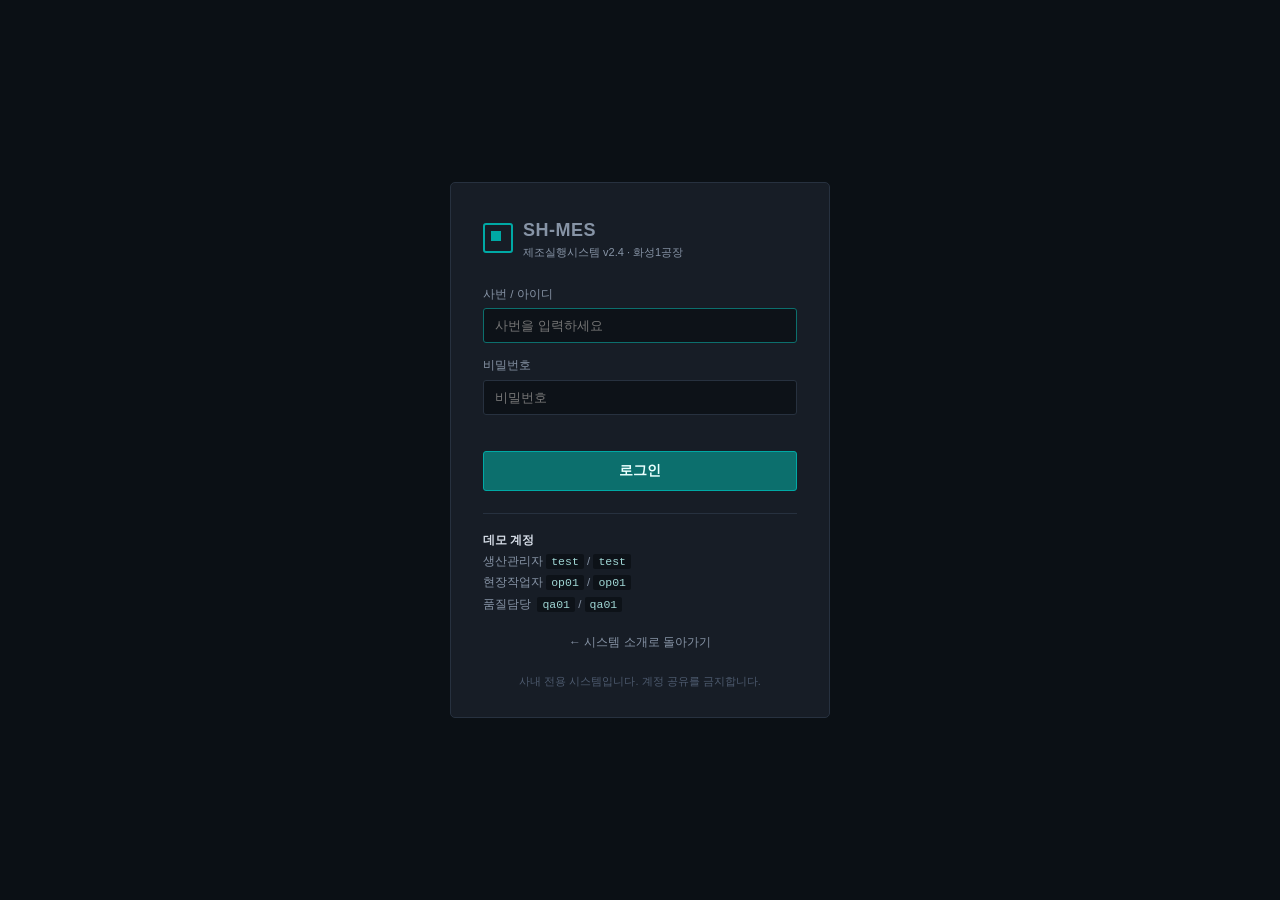
<file: app/dashboard.html>
<!DOCTYPE html>
<html lang="ko">
<head>
<meta charset="utf-8">
<title>생산 모니터링 · SH-MES</title>
<link rel="stylesheet" href="../assets/css/app.css">
</head>
<body data-page="dashboard" data-title="생산 모니터링" data-crumb="M-01 / 현장 운영">

<div class="grid g5" id="kpi" style="margin-bottom:12px"></div>

<div class="grid" style="grid-template-columns: 1fr 340px; margin-bottom:12px">
  <div class="card">
    <header>
      <h2>시간대별 생산량</h2>
      <span class="sub">계획 대비 실적 · 금일 08:00 ~ 20:00</span>
      <div class="spacer"></div>
      <div class="legend">
        <span><i style="background:#00a9a5"></i>실적</span>
        <span><i style="background:#5a6b80"></i>계획</span>
      </div>
    </header>
    <div class="body"><div id="ch-hourly"></div>
      <div class="note">12시 구간 하락은 식사 교대(D10), 15시 구간은 AS-01 품목 변경 셋업(D03)에 따른 계획된 감산입니다.</div>
    </div>
  </div>

  <div class="card">
    <header><h2>종합 OEE</h2><span class="sub">금일 누계</span></header>
    <div class="body">
      <div id="ch-oee"></div>
      <table class="tb" style="margin-top:6px">
        <tr><td>시간가동률</td><td class="num" id="v-a"></td></tr>
        <tr><td>성능가동률</td><td class="num" id="v-p"></td></tr>
        <tr><td>양품률</td><td class="num" id="v-q"></td></tr>
      </table>
      <div class="note">목표선 85%는 TPM 세계 최고수준(World Class) 기준입니다.</div>
    </div>
  </div>
</div>

<div class="card" style="margin-bottom:12px">
  <header>
    <h2>라인별 진척 현황</h2>
    <span class="sub">진행 중 작업지시 기준</span>
    <div class="spacer"></div>
    <span class="dim" style="font-size:11px" id="refresh-at"></span>
  </header>
  <div class="body tight">
    <table class="tb">
      <thead>
        <tr>
          <th style="width:110px">라인</th><th style="width:70px">상태</th>
          <th style="width:130px">작업지시</th><th>품번 / 품명</th>
          <th class="num" style="width:90px">지시</th><th class="num" style="width:90px">실적</th>
          <th class="num" style="width:70px">불량</th>
          <th style="width:190px">진척률</th>
          <th style="width:80px">담당</th><th style="width:70px">OEE</th>
        </tr>
      </thead>
      <tbody id="tb-line"></tbody>
    </table>
  </div>
</div>

<div class="grid g2">
  <div class="card">
    <header><h2>불량 유형 파레토</h2><span class="sub">금주 누계 · 상위 8종</span></header>
    <div class="body"><div id="ch-def"></div></div>
  </div>

  <div class="card">
    <header><h2>실시간 이벤트</h2><span class="sub">최근 60분</span></header>
    <div class="body tight" style="max-height:268px;overflow-y:auto">
      <table class="tb"><tbody id="tb-ev"></tbody></table>
    </div>
  </div>
</div>

<script src="../assets/js/auth.js"></script>
<script src="../assets/js/mock.js"></script>
<script src="../assets/js/chart.js"></script>
<script src="../assets/js/shell.js"></script>
<script>
(function () {
  var eq = Mock.equipments();
  var wo = Mock.workOrders();
  var h  = Mock.hourly();

  // ---- KPI ----
  var totPlan = h.plan.reduce(function (a, b) { return a + b; }, 0);
  var totAct  = h.act.reduce(function (a, b) { return a + b; }, 0);
  var rate    = totAct / totPlan * 100;
  var badRate = 1.42;
  var running = eq.filter(function (e) { return e.status === '가동'; }).length;
  var oee = eq.reduce(function (a, e) { return a + e.oee; }, 0) / eq.length;

  var kpis = [
    { lbl: '계획 대비 달성률', val: rate.toFixed(1), u: '%', cls: rate >= 95 ? 'k-ok' : 'k-warn',
      dlt: (rate >= 95 ? '<span class="up">▲</span> ' : '<span class="down">▼</span> ') + '전일 대비 ' + (rate - 94.1 >= 0 ? '+' : '') + (rate - 94.1).toFixed(1) + '%p' },
    { lbl: '금일 생산량', val: totAct.toLocaleString(), u: 'EA', cls: '',
      dlt: '<span class="dim">계획 ' + totPlan.toLocaleString() + ' EA</span>' },
    { lbl: '불량률', val: badRate.toFixed(2), u: '%', cls: badRate > 1.2 ? 'k-warn' : 'k-ok',
      dlt: '<span class="down">▲</span> 목표 1.20% 초과' },
    { lbl: '종합 OEE', val: oee.toFixed(1), u: '%', cls: oee >= 85 ? 'k-ok' : 'k-warn',
      dlt: '<span class="dim">목표 85.0%</span>' },
    { lbl: '가동 설비', val: running + ' / ' + eq.length, u: '', cls: running === eq.length ? 'k-ok' : 'k-warn',
      dlt: '<span class="dim">정지 ' + eq.filter(function (e) { return e.status === '정지'; }).length +
           ' · 셋업 ' + eq.filter(function (e) { return e.status === '셋업'; }).length + '</span>' }
  ];

  document.getElementById('kpi').innerHTML = kpis.map(function (k) {
    return '<div class="kpi ' + k.cls + '"><div class="bar"></div>' +
      '<div class="lbl">' + k.lbl + '</div>' +
      '<div class="val">' + k.val + (k.u ? '<small>' + k.u + '</small>' : '') + '</div>' +
      '<div class="dlt">' + k.dlt + '</div></div>';
  }).join('');

  // ---- 시간대별 ----
  Chart.line(document.getElementById('ch-hourly'), {
    labels: h.labels, h: 196, area: true,
    series: [
      { name: '계획', color: '#5a6b80', data: h.plan, width: 1.2 },
      { name: '실적', color: '#00a9a5', data: h.act, dots: true }
    ]
  });

  // ---- OEE ----
  var A = eq.reduce(function (a, e) { return a + e.avail; }, 0) / eq.length;
  var P = eq.reduce(function (a, e) { return a + e.perf; }, 0) / eq.length;
  var Q = eq.reduce(function (a, e) { return a + e.qual; }, 0) / eq.length;
  Chart.gauge(document.getElementById('ch-oee'), oee, { label: 'OEE (A×P×Q)', target: 85 });
  document.getElementById('v-a').textContent = A.toFixed(1) + ' %';
  document.getElementById('v-p').textContent = P.toFixed(1) + ' %';
  document.getElementById('v-q').textContent = Q.toFixed(1) + ' %';

  // ---- 라인별 진척 ----
  var stCls = { '가동': 'st-run', '대기': 'st-idle', '정지': 'st-stop', '셋업': 'st-set' };
  document.getElementById('tb-line').innerHTML = eq.map(function (e) {
    var w = wo.filter(function (x) { return x.line === e.code && (x.status === '진행' || x.status === '투입'); })[0]
          || wo.filter(function (x) { return x.line === e.code; })[0];
    var pct = w ? Math.min(100, w.done / w.qty * 100) : 0;
    var col = pct >= 90 ? 'var(--ok)' : pct >= 50 ? 'var(--accent)' : 'var(--warn)';
    return '<tr>' +
      '<td><b>' + e.code + '</b> <span class="dim">' + e.type + '</span></td>' +
      '<td><span class="st ' + stCls[e.status] + '">' + e.status + '</span></td>' +
      '<td class="lot">' + (w ? w.no : '-') + '</td>' +
      '<td>' + (w ? w.item + ' <span class="dim">' + w.itemName + '</span>' : '-') + '</td>' +
      '<td class="num">' + (w ? w.qty.toLocaleString() : '-') + '</td>' +
      '<td class="num">' + (w ? w.done.toLocaleString() : '-') + '</td>' +
      '<td class="num" style="color:' + (w && w.bad > 0 ? 'var(--bad)' : 'inherit') + '">' + (w ? w.bad : '-') + '</td>' +
      '<td><div class="mini-bar"><i style="width:' + pct.toFixed(0) + '%;background:' + col + '"></i></div>' +
        '<span class="dim" style="font-size:10px">' + pct.toFixed(1) + '%</span></td>' +
      '<td>' + (w ? w.worker : '-') + '</td>' +
      '<td class="num" style="color:' + (e.oee >= 85 ? 'var(--ok)' : e.oee >= 65 ? 'inherit' : 'var(--bad)') + '">' +
        e.oee.toFixed(1) + '</td>' +
      '</tr>';
  }).join('');

  // ---- 불량 파레토 ----
  var d = Mock.defects();
  Chart.bars(document.getElementById('ch-def'), {
    labels: d.map(function (x) { return x.name; }),
    data: d.map(function (x) { return x.cnt; }),
    colors: d.map(function (x, i) { return i < 3 ? '#e5544b' : i < 5 ? '#e0a83a' : '#4a5a70'; }),
    h: 192, showValue: true
  });

  // ---- 이벤트 ----
  var lvCol = { bad: 'var(--bad)', warn: 'var(--warn)', info: 'var(--info)' };
  document.getElementById('tb-ev').innerHTML = Mock.events().map(function (e) {
    return '<tr>' +
      '<td class="num dim" style="width:52px">' + e.time + '</td>' +
      '<td style="width:74px;color:' + lvCol[e.lv] + '">' + e.type + '</td>' +
      '<td style="white-space:normal">' + e.msg + '</td></tr>';
  }).join('');

  // ---- 자동 갱신 : 현장 대형 모니터에 상시 표출되므로 화면을 계속 살려둔다 ----
  function stamp() {
    document.getElementById('refresh-at').textContent = '최종 갱신 ' + Mock.hhmm(new Date()) + ' · 30초 주기';
  }
  stamp();
  setInterval(function () { stamp(); }, 30000);
})();
</script>
</body>
</html>
</file>
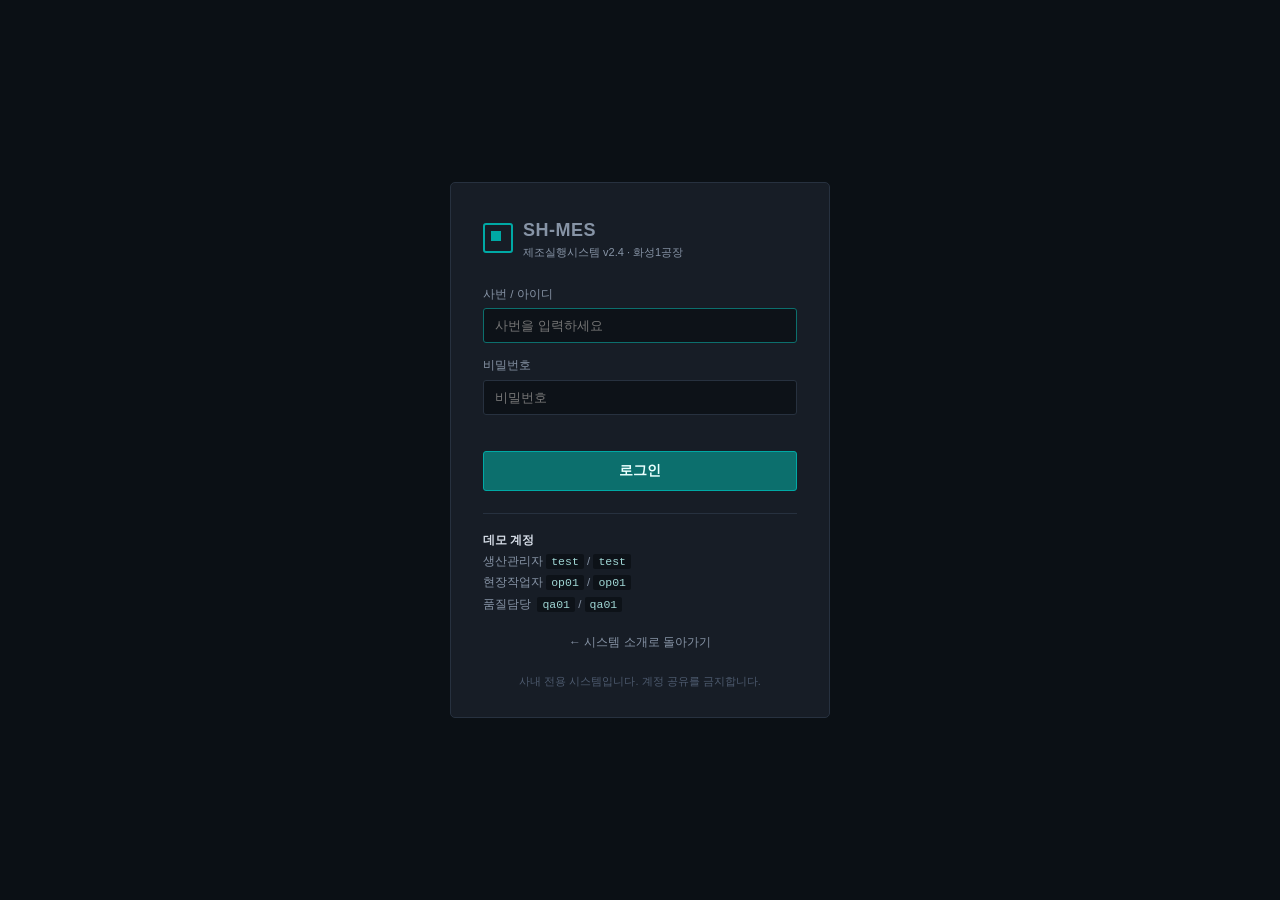
<file: app/dispatch.html>
<!DOCTYPE html>
<html lang="ko">
<head>
<meta charset="utf-8">
<title>작업배정 · 디스패칭 · SH-MES</title>
<link rel="stylesheet" href="../assets/css/app.css">
<style>
  .gantt { font-size: 11px; }
  .gantt .hdr, .gantt .row { display: grid; grid-template-columns: 150px 1fr 70px; align-items: center; }
  .gantt .hdr { border-bottom: 1px solid var(--line); background: var(--panel-2); }
  .gantt .hdr .ticks { position: relative; height: 26px; }
  .gantt .hdr .ticks span {
    position: absolute; top: 7px; transform: translateX(-50%);
    color: var(--txt-dim); font-family: var(--mono); font-size: 10px;
  }
  .gantt .row { border-bottom: 1px solid #1f2732; height: 38px; }
  .gantt .row:hover { background: #1b222c; }
  .gantt .nm { padding: 0 12px; }
  .gantt .nm b { font-size: 12px; }
  .gantt .nm span { color: var(--txt-dim); font-size: 10px; margin-left: 4px; }
  .gantt .track { position: relative; height: 100%; border-left: 1px solid var(--line); }
  .gantt .track .grid-l { position: absolute; top: 0; bottom: 0; width: 1px; background: #1c242f; }
  .gantt .blk {
    position: absolute; top: 7px; height: 24px; border-radius: 2px;
    display: flex; align-items: center; padding: 0 6px; overflow: hidden;
    white-space: nowrap; cursor: pointer; font-size: 10px;
  }
  .gantt .blk.run { background: rgba(0,169,165,.22); border: 1px solid rgba(0,169,165,.55); color: #7fdedb; }
  .gantt .blk.setup { background: rgba(224,168,58,.2); border: 1px solid rgba(224,168,58,.5); color: #eabf62; }
  .gantt .blk:hover { filter: brightness(1.35); }
  .gantt .load { text-align: right; padding-right: 12px; font-family: var(--mono); font-size: 11px; }
  .gantt .now { position: absolute; top: 0; bottom: 0; width: 1px; background: #e5544b; z-index: 3; }
</style>
</head>
<body data-page="dispatch" data-title="작업배정 · 디스패칭" data-crumb="M-03 / 현장 운영">

<div class="filters">
  <label>기준일</label>
  <input type="date" id="f-date">
  <label>교대조</label>
  <select><option>전체</option><option>A조(주간) 08:00~20:00</option><option>B조(야간) 20:00~08:00</option></select>
  <label>배정 규칙</label>
  <select id="f-rule">
    <option>납기우선 (EDD)</option>
    <option>선착순 (FIFO)</option>
    <option>셋업최소화 (품목 그룹핑)</option>
  </select>
  <button class="btn pri" id="btn-run">자동 배정 실행</button>
  <div style="flex:1"></div>
  <div class="legend">
    <span><i style="background:rgba(0,169,165,.6)"></i>작업</span>
    <span><i style="background:rgba(224,168,58,.6)"></i>셋업(품목변경)</span>
    <span><i style="background:#e5544b"></i>현재시각</span>
  </div>
</div>

<div class="grid g4" style="margin-bottom:12px" id="sum"></div>

<div class="card" style="margin-bottom:12px">
  <header>
    <h2>설비별 일정 (간트)</h2>
    <span class="sub">08:00 ~ 20:00 · A조</span>
    <div class="spacer"></div>
    <span class="dim" style="font-size:11px">블록을 클릭하면 지시 상세가 표시됩니다</span>
  </header>
  <div class="body tight">
    <div class="gantt">
      <div class="hdr">
        <div class="nm" style="color:var(--txt-dim)">설비</div>
        <div class="ticks" id="ticks"></div>
        <div class="load" style="color:var(--txt-dim)">부하율</div>
      </div>
      <div id="rows"></div>
    </div>
  </div>
</div>

<div class="grid g2">
  <div class="card">
    <header><h2>미배정 작업지시</h2><span class="sub">확정 완료 · 설비 미지정</span></header>
    <div class="body tight">
      <table class="tb">
        <thead><tr><th>작업지시</th><th>품번</th><th class="num">수량</th><th>납기</th><th>권장 설비</th><th></th></tr></thead>
        <tbody id="tb-un"></tbody>
      </table>
    </div>
  </div>

  <div class="card">
    <header><h2>설비 부하 현황</h2><span class="sub">배정시간 / 가용시간(720분)</span></header>
    <div class="body"><div id="ch-load"></div>
      <div class="note">부하율 100% 초과 설비는 잔업 또는 타 라인 이관이 필요합니다. 셋업시간은 부하에서 제외하고 별도 집계합니다(6대 로스 '작업준비·조정').</div>
    </div>
  </div>
</div>

<script src="../assets/js/auth.js"></script>
<script src="../assets/js/mock.js"></script>
<script src="../assets/js/chart.js"></script>
<script src="../assets/js/shell.js"></script>
<script>
(function () {
  document.getElementById('f-date').value = Mock.today();

  var rows = Mock.schedule();
  var START = 8 * 60, END = 20 * 60, SPAN = END - START;

  // 시간 눈금
  var ticks = document.getElementById('ticks');
  var th = '';
  for (var t = START; t <= END; t += 60) {
    var p = (t - START) / SPAN * 100;
    th += '<span style="left:' + p + '%">' + String(t / 60).padStart(2, '0') + '</span>';
  }
  ticks.innerHTML = th;

  // 현재 시각 라인 (근무시간 밖이면 숨김)
  var now = new Date();
  var nowMin = now.getHours() * 60 + now.getMinutes();
  var nowPct = (nowMin - START) / SPAN * 100;

  function trackGrid() {
    var g = '';
    for (var t = START + 60; t < END; t += 60) {
      g += '<div class="grid-l" style="left:' + ((t - START) / SPAN * 100) + '%"></div>';
    }
    if (nowPct > 0 && nowPct < 100) g += '<div class="now" style="left:' + nowPct + '%"></div>';
    return g;
  }

  document.getElementById('rows').innerHTML = rows.map(function (r) {
    var blocks = r.blocks.map(function (b) {
      var l = (b.start - START) / SPAN * 100;
      var w = b.dur / SPAN * 100;
      var label = b.kind === 'setup' ? '셋업' : b.item;
      return '<div class="blk ' + b.kind + '" style="left:' + l + '%;width:' + w + '%" ' +
        'title="' + b.wo + ' / ' + (b.item || '품목변경') + ' / ' + b.dur + '분" ' +
        'data-info="' + b.wo + '|' + (b.item || '품목변경 셋업') + '|' + b.dur + '">' + label + '</div>';
    }).join('');
    var loadCol = r.load > 100 ? 'var(--bad)' : r.load > 88 ? 'var(--warn)' : 'var(--ok)';
    return '<div class="row">' +
      '<div class="nm"><b>' + r.line + '</b><span>' + r.name + '</span></div>' +
      '<div class="track">' + trackGrid() + blocks + '</div>' +
      '<div class="load" style="color:' + loadCol + '">' + r.load + '%</div>' +
      '</div>';
  }).join('');

  Array.prototype.forEach.call(document.querySelectorAll('.blk'), function (b) {
    b.onclick = function () {
      var p = b.dataset.info.split('|');
      alert('작업지시 : ' + p[0] + '\n품목 : ' + p[1] + '\n소요 : ' + p[2] + '분');
    };
  });

  // 요약
  var setupMin = rows.reduce(function (a, r) {
    return a + r.blocks.filter(function (b) { return b.kind === 'setup'; }).reduce(function (x, b) { return x + b.dur; }, 0);
  }, 0);
  var runMin = rows.reduce(function (a, r) {
    return a + r.blocks.filter(function (b) { return b.kind === 'run'; }).reduce(function (x, b) { return x + b.dur; }, 0);
  }, 0);
  var avg = rows.reduce(function (a, r) { return a + r.load; }, 0) / rows.length;
  var over = rows.filter(function (r) { return r.load > 100; }).length;

  document.getElementById('sum').innerHTML = [
    { l: '평균 설비 부하율', v: avg.toFixed(0), u: '%', s: '가용 720분 기준', c: avg > 95 ? 'k-warn' : '' },
    { l: '배정 작업시간', v: (runMin / 60).toFixed(1), u: 'h', s: rows.length + '개 설비 합계', c: '' },
    { l: '셋업 손실시간', v: setupMin, u: '분', s: '전체의 ' + (setupMin / (runMin + setupMin) * 100).toFixed(1) + '%', c: 'k-warn' },
    { l: '과부하 설비', v: over, u: '대', s: over ? '잔업 또는 이관 검토' : '여유 있음', c: over ? 'k-bad' : 'k-ok' }
  ].map(function (k) {
    return '<div class="kpi ' + k.c + '"><div class="bar"></div><div class="lbl">' + k.l + '</div>' +
      '<div class="val">' + k.v + '<small>' + k.u + '</small></div><div class="dlt dim">' + k.s + '</div></div>';
  }).join('');

  // 미배정 지시
  var un = Mock.workOrders().filter(function (w) { return w.status === '확정'; }).slice(0, 6);
  document.getElementById('tb-un').innerHTML = un.map(function (w) {
    return '<tr><td class="lot">' + w.no + '</td><td>' + w.item + '</td>' +
      '<td class="num">' + w.qty.toLocaleString() + '</td><td>' + w.due + '</td>' +
      '<td>' + w.line + '</td>' +
      '<td><button class="btn sm" onclick="alert(\'' + w.no + ' 를 ' + w.line + ' 에 배정합니다.\')">배정</button></td></tr>';
  }).join('');

  // 부하 막대
  Chart.bars(document.getElementById('ch-load'), {
    labels: rows.map(function (r) { return r.line; }),
    data: rows.map(function (r) { return r.load; }),
    colors: rows.map(function (r) { return r.load > 100 ? '#e5544b' : r.load > 88 ? '#e0a83a' : '#00a9a5'; }),
    max: 120, h: 180, showValue: true
  });

  document.getElementById('btn-run').onclick = function () {
    var rule = document.getElementById('f-rule').value;
    alert('자동 배정 실행\n\n규칙 : ' + rule +
      '\n대상 : 미배정 ' + un.length + '건' +
      '\n제약 : 설비 가용시간, 품목-설비 적합성, 셋업시간' +
      '\n\n1차 오픈은 룰 기반으로 동작합니다. 최적화 솔버 적용은 2차 과제입니다.');
  };
})();
</script>
</body>
</html>
</file>
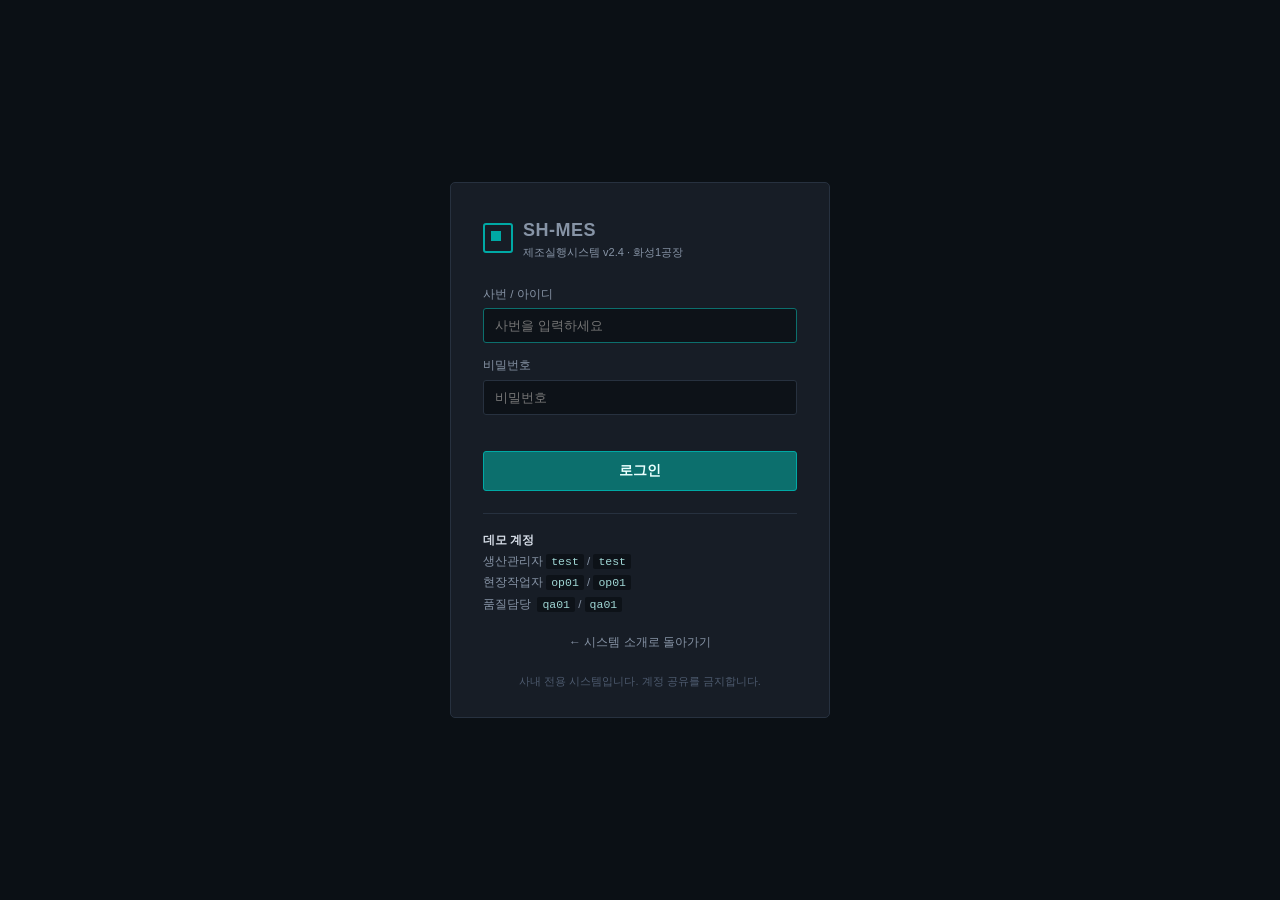
<file: app/equipment.html>
<!DOCTYPE html>
<html lang="ko">
<head>
<meta charset="utf-8">
<title>설비관리 · OEE · SH-MES</title>
<link rel="stylesheet" href="../assets/css/app.css">
<style>
  .eqcard {
    background: var(--panel); border: 1px solid var(--line); border-radius: 4px;
    padding: 11px 12px; position: relative;
  }
  .eqcard .top { display: flex; align-items: center; gap: 8px; margin-bottom: 8px; }
  .eqcard .top b { font-size: 13px; }
  .eqcard .top .sp { flex: 1; }
  .eqcard .met { display: grid; grid-template-columns: repeat(3, 1fr); gap: 6px; margin: 9px 0 6px; }
  .eqcard .met div { text-align: center; }
  .eqcard .met .l { font-size: 9.5px; color: var(--txt-dim); }
  .eqcard .met .v { font-size: 14px; font-family: var(--mono); }
  .eqcard .oee { font-size: 22px; font-family: var(--mono); font-weight: 700; }
  .eqcard .lip { position: absolute; left: 0; top: 0; bottom: 0; width: 3px; }
  /* ISA-101 : 정상은 무채색, 이상에만 색을 준다 */
  .eqcard.s-가동 .lip { background: #46c46b; }
  .eqcard.s-셋업 .lip { background: #e0a83a; }
  .eqcard.s-정지 .lip { background: #e5544b; }
  .eqcard.s-대기 .lip { background: #4d5a6e; }
  .eqcard.s-정지 { border-color: rgba(229,84,75,.45); }
</style>
</head>
<body data-page="equipment" data-title="설비관리 · OEE" data-crumb="M-05 / 설비 · 품질">

<div class="filters">
  <label>기간</label>
  <select><option>금일</option><option>금주</option><option>당월</option></select>
  <label>설비 유형</label>
  <select id="f-type"><option value="">전체</option><option>배합</option><option>코팅</option><option>조립</option><option>검사</option><option>포장</option></select>
  <button class="btn pri">조회</button>
  <div style="flex:1"></div>
  <div class="legend">
    <span><i style="background:#46c46b"></i>가동</span>
    <span><i style="background:#e0a83a"></i>셋업</span>
    <span><i style="background:#4d5a6e"></i>대기</span>
    <span><i style="background:#e5544b"></i>정지</span>
  </div>
</div>

<div class="grid" style="grid-template-columns:200px 1fr;margin-bottom:12px">
  <div class="card">
    <header><h2>종합 OEE</h2></header>
    <div class="body" style="padding:6px"><div id="g-oee"></div></div>
  </div>
  <div class="grid g4" id="kpi"></div>
</div>

<div class="card" style="margin-bottom:12px">
  <header><h2>설비 상태 보드</h2><span class="sub">실시간 · ISA-101 색 규칙 적용</span></header>
  <div class="body">
    <div class="grid g4" id="eqs"></div>
  </div>
</div>

<div class="grid g2" style="margin-bottom:12px">
  <div class="card">
    <header><h2>6대 로스 분석</h2><span class="sub">TPM 분류 · 금일 손실시간(분)</span></header>
    <div class="body"><div id="ch-loss"></div>
      <div class="note">계획정지(계획보전·식사)는 부하시간에서 제외하므로 로스에 포함하지 않습니다. (2026-09-18 생산팀 기준 합의)</div>
    </div>
  </div>
  <div class="card">
    <header><h2>비가동 사유 파레토</h2><span class="sub">금주 누계 · 발생건수</span></header>
    <div class="body"><div id="ch-down"></div></div>
  </div>
</div>

<div class="grid g2">
  <div class="card">
    <header><h2>설비별 신뢰성 지표</h2><span class="sub">MTBF / MTTR · 최근 30일</span></header>
    <div class="body tight">
      <table class="tb">
        <thead><tr><th>설비</th><th class="num">MTBF(분)</th><th class="num">MTTR(분)</th><th class="num">고장건수</th><th>OEE 추이</th></tr></thead>
        <tbody id="tb-rel"></tbody>
      </table>
    </div>
  </div>

  <div class="card">
    <header><h2>예방보전 일정</h2><span class="sub">PM 계획 대비 실적</span></header>
    <div class="body tight">
      <table class="tb">
        <thead><tr><th>설비</th><th>보전 항목</th><th>주기</th><th>예정일</th><th>상태</th></tr></thead>
        <tbody id="tb-pm"></tbody>
      </table>
    </div>
  </div>
</div>

<script src="../assets/js/auth.js"></script>
<script src="../assets/js/mock.js"></script>
<script src="../assets/js/chart.js"></script>
<script src="../assets/js/shell.js"></script>
<script>
(function () {
  var eq = Mock.equipments();

  function render(list) {
    // ---- 종합 OEE ----
    var A = list.reduce(function (a, e) { return a + e.avail; }, 0) / list.length;
    var P = list.reduce(function (a, e) { return a + e.perf; }, 0) / list.length;
    var Q = list.reduce(function (a, e) { return a + e.qual; }, 0) / list.length;
    var oee = A * P * Q / 10000;
    Chart.gauge(document.getElementById('g-oee'), oee, { label: '목표 85.0%', target: 85 });

    document.getElementById('kpi').innerHTML = [
      { l: '시간가동률 (A)', v: A.toFixed(1), u: '%', s: '부하시간 대비 실가동시간', c: A >= 90 ? 'k-ok' : 'k-warn' },
      { l: '성능가동률 (P)', v: P.toFixed(1), u: '%', s: '설계 CT 대비 실제 속도', c: P >= 90 ? 'k-ok' : 'k-warn' },
      { l: '양품률 (Q)', v: Q.toFixed(1), u: '%', s: '투입 대비 양품 수량', c: Q >= 98 ? 'k-ok' : 'k-warn' },
      { l: '가동 / 정지', v: list.filter(function (e) { return e.status === '가동'; }).length + ' / ' +
          list.filter(function (e) { return e.status === '정지'; }).length, u: '대',
        s: '셋업 ' + list.filter(function (e) { return e.status === '셋업'; }).length + '대', c: '' }
    ].map(function (k) {
      return '<div class="kpi ' + k.c + '"><div class="bar"></div><div class="lbl">' + k.l + '</div>' +
        '<div class="val">' + k.v + '<small>' + k.u + '</small></div><div class="dlt dim">' + k.s + '</div></div>';
    }).join('');

    // ---- 상태 보드 ----
    var stCls = { '가동': 'st-run', '대기': 'st-idle', '정지': 'st-stop', '셋업': 'st-set' };
    document.getElementById('eqs').innerHTML = list.map(function (e) {
      var col = e.oee >= 85 ? 'var(--ok)' : e.oee >= 65 ? 'var(--txt)' : 'var(--bad)';
      return '<div class="eqcard s-' + e.status + '"><div class="lip"></div>' +
        '<div class="top"><b>' + e.code + '</b><span class="dim" style="font-size:10.5px">' + e.name + '</span>' +
        '<span class="sp"></span><span class="st ' + stCls[e.status] + '">' + e.status + '</span></div>' +
        '<div class="dim" style="font-size:10.5px">품번 ' + e.item + ' · ' + e.since + ' 부터</div>' +
        '<div class="met">' +
          '<div><div class="l">가동</div><div class="v">' + e.avail.toFixed(0) + '</div></div>' +
          '<div><div class="l">성능</div><div class="v">' + e.perf.toFixed(0) + '</div></div>' +
          '<div><div class="l">양품</div><div class="v">' + e.qual.toFixed(1) + '</div></div>' +
        '</div>' +
        '<div style="display:flex;align-items:baseline;gap:6px">' +
          '<span class="dim" style="font-size:10.5px">OEE</span>' +
          '<span class="oee" style="color:' + col + '">' + e.oee.toFixed(1) + '</span>' +
          '<span class="dim" style="font-size:10.5px">%</span></div>' +
        (e.downCode ? '<div class="note" style="color:#f0786f;border-color:var(--bad)">정지 사유 ' +
          e.downCode.code + ' ' + e.downCode.name + '</div>' : '') +
        '</div>';
    }).join('');

    // ---- 신뢰성 ----
    var tb = document.getElementById('tb-rel');
    tb.innerHTML = list.map(function (e) {
      return '<tr><td><b>' + e.code + '</b> <span class="dim">' + e.name + '</span></td>' +
        '<td class="num">' + e.mtbf + '</td>' +
        '<td class="num" style="color:' + (e.mttr > 45 ? 'var(--warn)' : 'inherit') + '">' + e.mttr + '</td>' +
        '<td class="num">' + Math.max(1, Math.round(1200 / e.mtbf)) + '</td>' +
        '<td><span class="sp' + e.code.replace(/[^A-Z0-9]/g, '') + '"></span></td></tr>';
    }).join('');
    list.forEach(function (e) {
      var host = tb.querySelector('.sp' + e.code.replace(/[^A-Z0-9]/g, ''));
      if (host) Chart.spark(host, e.trend, e.oee >= 85 ? '#46c46b' : '#e0a83a');
    });
  }

  render(eq);
  document.getElementById('f-type').onchange = function () {
    var v = this.value;
    render(v ? eq.filter(function (e) { return e.type === v; }) : eq);
  };

  // ---- 6대 로스 ----
  var LOSS = [
    { n: '고장',        v: 186 },
    { n: '작업준비·조정', v: 244 },
    { n: '순간정지',     v: 97 },
    { n: '속도저하',     v: 141 },
    { n: '공정불량',     v: 68 },
    { n: '초기수율',     v: 52 }
  ];
  Chart.bars(document.getElementById('ch-loss'), {
    labels: LOSS.map(function (x) { return x.n; }),
    data: LOSS.map(function (x) { return x.v; }),
    colors: LOSS.map(function (x, i) { return i === 1 ? '#e5544b' : i === 0 ? '#e0a83a' : '#00a9a5'; }),
    h: 186, showValue: true
  });

  // ---- 비가동 파레토 ----
  var cnt = [31, 24, 19, 15, 12, 9, 7, 5];
  var codes = Mock.DOWN_CODES.slice(0, 8);
  Chart.bars(document.getElementById('ch-down'), {
    labels: codes.map(function (c) { return c.code; }),
    data: cnt,
    colors: cnt.map(function (v, i) { return i < 2 ? '#e5544b' : i < 4 ? '#e0a83a' : '#4a5a70'; }),
    h: 186, showValue: true
  });

  // ---- 예방보전 ----
  var PM = [
    { eq: 'MIX-01', item: '교반기 베어링 그리스 주입', cyc: '월 1회' },
    { eq: 'CT-01',  item: '코팅 다이 분해 세정',       cyc: '주 1회' },
    { eq: 'CT-02',  item: '건조로 필터 교체',          cyc: '월 1회' },
    { eq: 'AS-01',  item: '체결 토크 검교정',          cyc: '분기 1회' },
    { eq: 'AS-02',  item: '컨베이어 체인 장력 점검',   cyc: '월 1회' },
    { eq: 'INS-01', item: '비전 카메라 캘리브레이션',  cyc: '주 1회' },
    { eq: 'PK-01',  item: '실링 히터 저항 측정',       cyc: '월 1회' }
  ];
  document.getElementById('tb-pm').innerHTML = PM.map(function (p, i) {
    var e = eq.filter(function (x) { return x.code === p.eq; })[0] || eq[0];
    var d = new Date(e.nextPm);
    var over = d < new Date();
    var soon = !over && (d - new Date()) < 5 * 86400000;
    var st = over ? '<span class="st st-stop">경과</span>'
           : soon ? '<span class="st st-set">임박</span>'
           : '<span class="st st-done">예정</span>';
    return '<tr><td><b>' + p.eq + '</b></td><td>' + p.item + '</td>' +
      '<td class="dim">' + p.cyc + '</td><td>' + e.nextPm + '</td><td>' + st + '</td></tr>';
  }).join('');
})();
</script>
</body>
</html>
</file>
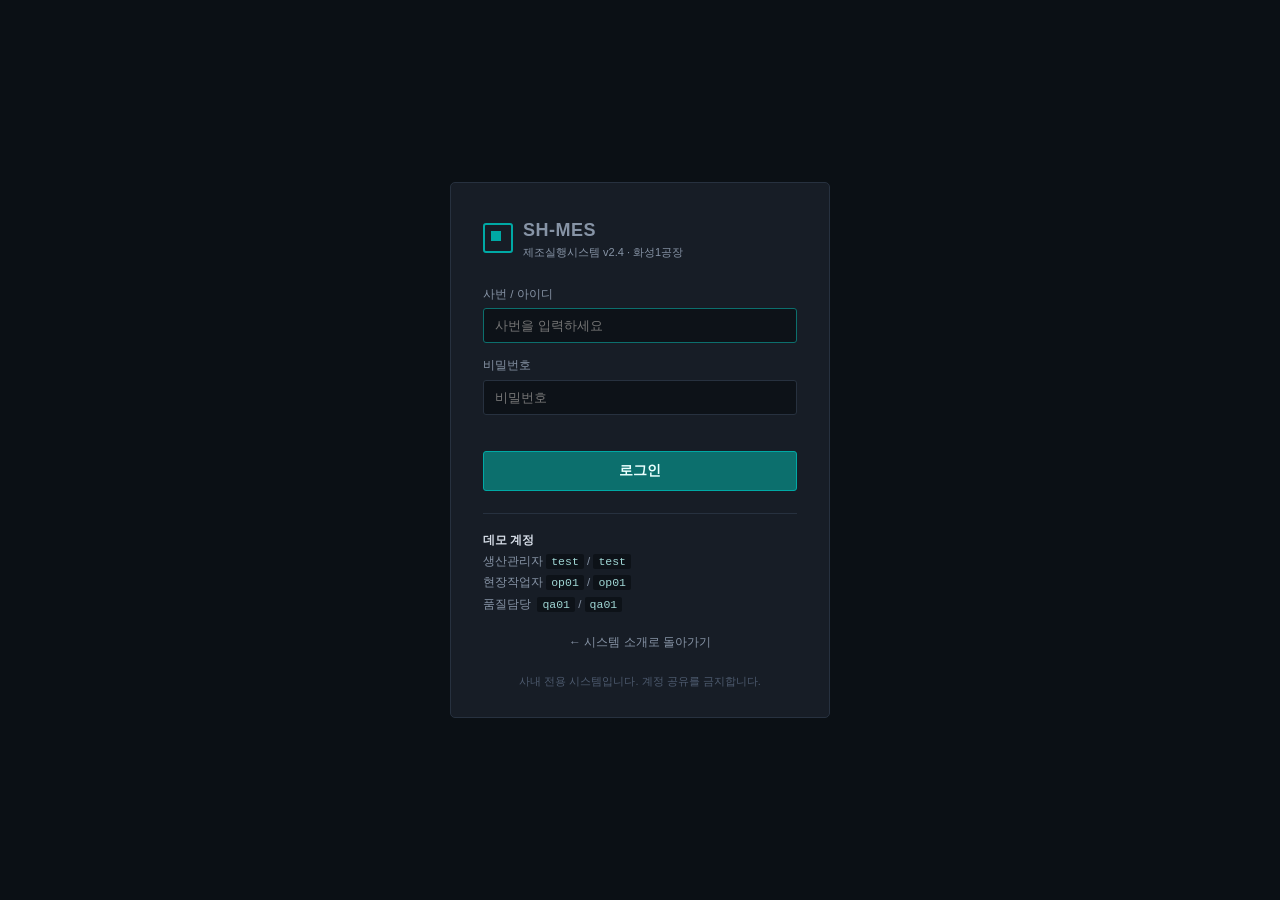
<file: app/pop.html>
<!DOCTYPE html>
<html lang="ko">
<head>
<meta charset="utf-8">
<title>POP 현장단말 · SH-MES</title>
<link rel="stylesheet" href="../assets/css/app.css">
<style>
  /* 현장 단말은 장갑 낀 손으로 누른다. 버튼 최소 44px. (WI-06 결정사항) */
  .pop { display: grid; grid-template-columns: 300px 1fr 300px; gap: 12px; align-items: start; }
  @media (max-width: 1320px) { .pop { grid-template-columns: 280px 1fr; } .pop .col3 { grid-column: 1 / -1; } }

  .step { border-bottom: 1px solid var(--line); padding: 12px 13px; }
  .step:last-child { border-bottom: none; }
  .step .sh { display: flex; align-items: center; gap: 8px; margin-bottom: 9px; }
  .step .sn {
    width: 20px; height: 20px; border-radius: 50%; background: #2a3442; color: #9aa7b8;
    display: grid; place-items: center; font-size: 11px; font-weight: 700; flex: 0 0 auto;
  }
  .step.ok .sn { background: var(--ok); color: #06240f; }
  .step .sh b { font-size: 12.5px; }
  .step .sh .badge { margin-left: auto; font-size: 10.5px; }

  .scan { display: flex; gap: 6px; margin-bottom: 9px; }
  .scan input { flex: 1; font-family: var(--mono); }

  .matlist { font-size: 11.5px; }
  .matlist .m {
    display: flex; align-items: center; gap: 8px; padding: 6px 8px;
    border: 1px solid var(--line); border-radius: 3px; margin-bottom: 5px; background: #0f151d;
  }
  .matlist .m.done { border-color: rgba(70,196,107,.45); background: rgba(70,196,107,.07); }
  .matlist .m.ng { border-color: rgba(229,84,75,.5); background: rgba(229,84,75,.08); }
  .matlist .m .mk { width: 15px; text-align: center; }
  .matlist .m .nm { flex: 1; }
  .matlist .m .lot { font-family: var(--mono); font-size: 10.5px; color: #8ec9c7; }

  .chk { font-size: 12px; }
  .chk label {
    display: flex; align-items: center; gap: 9px; padding: 8px 9px; cursor: pointer;
    border: 1px solid var(--line); border-radius: 3px; margin-bottom: 5px; background: #0f151d;
  }
  .chk label:hover { border-color: var(--accent-dim); }
  .chk input { width: 16px; height: 16px; accent-color: #00a9a5; }
  .chk label.on { border-color: rgba(70,196,107,.45); color: #9fe0b2; }

  .bigbtn {
    display: block; width: 100%; min-height: 56px; font-size: 17px; font-weight: 700;
    border-radius: 4px; border: 1px solid var(--line); background: var(--panel-2);
    color: var(--txt); cursor: pointer; font-family: inherit; margin-bottom: 8px;
  }
  .bigbtn:disabled { opacity: .35; cursor: not-allowed; }
  .bigbtn.start { background: rgba(70,196,107,.16); border-color: var(--ok); color: #9fe0b2; }
  .bigbtn.start:not(:disabled):hover { background: var(--ok); color: #06240f; }
  .bigbtn.stop { background: rgba(229,84,75,.16); border-color: var(--bad); color: #f2938c; }
  .bigbtn.pause { background: rgba(224,168,58,.14); border-color: var(--warn); color: #eabf62; }
  .btn-row { display: grid; grid-template-columns: 1fr 1fr; gap: 8px; }

  .timer {
    font-family: var(--mono); font-size: 34px; text-align: center; letter-spacing: 1px;
    padding: 10px 0 4px; color: #e6ecf3;
  }
  .timer.run { color: #6bd98c; }
  .timer-lbl { text-align: center; font-size: 11px; color: var(--txt-dim); margin-bottom: 10px; }

  .qty { display: grid; grid-template-columns: 1fr 1fr; gap: 10px; margin-bottom: 10px; }
  .qty .q { background: #0f151d; border: 1px solid var(--line); border-radius: 3px; padding: 9px 11px; }
  .qty .q .l { font-size: 11px; color: var(--txt-dim); }
  .qty .q .v { font-size: 26px; font-family: var(--mono); font-weight: 700; }
  .qty .q.good .v { color: #6bd98c; }
  .qty .q.bad .v { color: #f0786f; }

  .keypad { display: grid; grid-template-columns: repeat(3, 1fr); gap: 5px; }
  .keypad button {
    min-height: 40px; font-size: 16px; background: var(--panel-2); border: 1px solid var(--line);
    color: var(--txt); border-radius: 3px; cursor: pointer; font-family: var(--mono);
  }
  .keypad button:hover { border-color: var(--accent-dim); }

  .life { font-size: 11.5px; margin-bottom: 9px; }
  .life .t { display: flex; justify-content: space-between; margin-bottom: 3px; }
  .life .t span:last-child { font-family: var(--mono); }

  .doc { font-size: 11.5px; }
  .doc a {
    display: flex; justify-content: space-between; padding: 7px 9px; border: 1px solid var(--line);
    border-radius: 3px; margin-bottom: 5px; background: #0f151d; cursor: pointer;
  }
  .doc a:hover { border-color: var(--accent-dim); }
  .doc a .rev { color: var(--txt-dim); font-family: var(--mono); font-size: 10.5px; }
</style>
</head>
<body data-page="pop" data-title="POP 현장단말" data-crumb="M-04 / 현장 운영">

<div class="filters">
  <label>설비</label>
  <select id="f-eq"></select>
  <label>작업지시</label>
  <select id="f-wo"></select>
  <label>작업자</label>
  <select id="f-op"></select>
  <div style="flex:1"></div>
  <span class="dim" style="font-size:11px">터치 단말 기준 화면입니다 · 바코드 스캐너는 입력창 포커스 상태에서 자동 입력됩니다</span>
</div>

<div class="pop">

  <!-- ============ 좌측 : 지시 정보 + 자재 ============ -->
  <div>
    <div class="card" style="margin-bottom:12px">
      <header><h2>작업지시 정보</h2></header>
      <div class="body tight">
        <table class="tb" id="tb-wo"></table>
      </div>
    </div>

    <div class="card">
      <div class="step" id="st1">
        <div class="sh"><span class="sn">1</span><b>투입자재 확인</b>
          <span class="badge st st-idle" id="b1">0 / 4</span></div>
        <div class="scan">
          <input type="text" id="scan-lot" placeholder="자재 LOT 스캔">
          <button class="btn" id="btn-scan">확인</button>
        </div>
        <div class="matlist" id="mats"></div>
        <div class="note" id="scan-msg">지시서에 등록된 자재 LOT 만 인식됩니다. 다른 LOT 스캔 시 진행이 차단됩니다.</div>
      </div>

      <div class="step" id="st2">
        <div class="sh"><span class="sn">2</span><b>셋업 체크리스트</b>
          <span class="badge st st-idle" id="b2">0 / 5</span></div>
        <div class="chk" id="chks"></div>
      </div>
    </div>
  </div>

  <!-- ============ 중앙 : 작업 제어 + 실적 ============ -->
  <div>
    <div class="card" style="margin-bottom:12px">
      <header><h2>작업 제어</h2><span class="sub" id="ctrl-sub">대기 중</span>
        <div class="spacer"></div><span class="st st-idle" id="run-st">대기</span></header>
      <div class="body">
        <div class="timer" id="timer">00:00:00</div>
        <div class="timer-lbl" id="timer-lbl">작업 시작 전 — 1·2단계를 완료하세요</div>

        <button class="bigbtn start" id="btn-start" disabled>작 업 시 작</button>
        <div class="btn-row">
          <button class="bigbtn pause" id="btn-pause" disabled>일시정지</button>
          <button class="bigbtn stop" id="btn-end" disabled>작업종료</button>
        </div>

        <div id="down-wrap" style="display:none;margin-top:10px">
          <div class="dim" style="font-size:11px;margin-bottom:5px">비가동 사유 선택 (6대 로스 분류)</div>
          <select id="down-code" style="width:100%"></select>
        </div>
      </div>
    </div>

    <div class="card">
      <div class="step" id="st3">
        <div class="sh"><span class="sn">3</span><b>실적 등록</b>
          <span class="badge dim" style="font-size:10.5px" id="b3">누적 0 EA</span></div>

        <div class="qty">
          <div class="q good"><div class="l">양품 수량</div><div class="v" id="q-good">0</div></div>
          <div class="q bad"><div class="l">불량 수량</div><div class="v" id="q-bad">0</div></div>
        </div>

        <div style="display:grid;grid-template-columns:1fr 1fr;gap:12px">
          <div>
            <div class="dim" style="font-size:11px;margin-bottom:5px">수량 입력</div>
            <input type="text" id="inp-qty" value="" placeholder="0" style="width:100%;text-align:right;font-family:var(--mono);font-size:18px;margin-bottom:6px">
            <div class="keypad" id="kp"></div>
          </div>
          <div>
            <div class="dim" style="font-size:11px;margin-bottom:5px">불량 유형</div>
            <select id="sel-def" style="width:100%;margin-bottom:8px"></select>
            <button class="bigbtn" id="btn-good" style="min-height:48px">양품 등록</button>
            <button class="bigbtn" id="btn-bad" style="min-height:48px">불량 등록</button>
            <div class="note" id="reg-msg">등록 시 ERP 생산실적으로 전송됩니다.</div>
          </div>
        </div>
      </div>
    </div>
  </div>

  <!-- ============ 우측 : 공구수명 / 문서 / 4M ============ -->
  <div class="col3">
    <div class="card" style="margin-bottom:12px">
      <header><h2>공구 · 금형 수명</h2></header>
      <div class="body" id="life"></div>
    </div>

    <div class="card" style="margin-bottom:12px">
      <header><h2>작업표준서</h2><span class="sub">최신 개정본</span></header>
      <div class="body doc" id="docs"></div>
    </div>

    <div class="card">
      <header><h2>4M 변경점 등록</h2><span class="sub">IATF 16949</span></header>
      <div class="body">
        <select id="m4-type" style="width:100%;margin-bottom:6px">
          <option>Man — 작업자 변경</option>
          <option>Machine — 설비/금형 변경</option>
          <option>Material — 자재/LOT 변경</option>
          <option>Method — 작업조건 변경</option>
        </select>
        <textarea id="m4-txt" rows="3" style="width:100%;resize:vertical" placeholder="변경 내용을 입력하세요"></textarea>
        <button class="btn pri" id="btn-m4" style="width:100%;margin-top:6px">변경점 등록</button>
        <div class="note">4M 변경 시 초물검사가 자동 요청되며, 품질보증팀에 알림이 발송됩니다.</div>
      </div>
    </div>
  </div>
</div>

<script src="../assets/js/auth.js"></script>
<script src="../assets/js/mock.js"></script>
<script src="../assets/js/chart.js"></script>
<script src="../assets/js/shell.js"></script>
<script>
(function () {
  var user = Auth.current() || { name: '박성진' };

  // ------- 셀렉트 채우기 -------
  var fEq = document.getElementById('f-eq'), fWo = document.getElementById('f-wo'), fOp = document.getElementById('f-op');
  Mock.LINES.forEach(function (l) { fEq.add(new Option(l.code + '  ' + l.name, l.code)); });
  fEq.value = 'CT-01';
  var wos = Mock.workOrders().filter(function (w) { return w.status === '진행' || w.status === '투입' || w.status === '확정'; });
  wos.slice(0, 8).forEach(function (w) { fWo.add(new Option(w.no + '  ' + w.item, w.no)); });
  Mock.WORKERS.forEach(function (w) { fOp.add(new Option(w, w)); });
  fOp.value = user.name && Mock.WORKERS.indexOf(user.name) > -1 ? user.name : '박성진';

  var WO = wos[0];

  function drawWo() {
    document.getElementById('tb-wo').innerHTML =
      [['작업지시', '<span class="lot">' + WO.no + '</span>'],
       ['품번 / 품명', WO.item + '<br><span class="dim">' + WO.itemName + '</span>'],
       ['지시수량', '<b>' + WO.qty.toLocaleString() + '</b> ' + WO.unit],
       ['생산 LOT', '<span class="lot">' + WO.lot + '</span>'],
       ['공정경로', WO.route.join(' ▸ ')],
       ['납기', WO.due]
      ].map(function (r) {
        return '<tr><td class="dim" style="width:82px">' + r[0] + '</td><td>' + r[1] + '</td></tr>';
      }).join('');
  }
  drawWo();

  fWo.onchange = function () {
    WO = wos.filter(function (w) { return w.no === fWo.value; })[0] || WO;
    drawWo();
  };

  // ------- ① 투입자재 -------
  var MATS = [
    { mat: 'BD-2200', name: '바인더 수지', lot: 'L26-0817', qty: '336 kg', ok: false },
    { mat: 'SV-0110', name: '용제(NMP)',   lot: 'L26-0902', qty: '400 kg', ok: false },
    { mat: 'CB-0450', name: '도전재',      lot: 'L26-0811', qty: '48 kg',  ok: false },
    { mat: 'RS-0050', name: '이형 원단',   lot: 'L26-0828', qty: '3,400 EA', ok: false }
  ];

  function drawMats(ngLot) {
    document.getElementById('mats').innerHTML = MATS.map(function (m) {
      var cls = m.ok ? 'done' : (ngLot && ngLot === m.__ng ? 'ng' : '');
      return '<div class="m ' + cls + '"><span class="mk">' + (m.ok ? '✔' : '○') + '</span>' +
        '<span class="nm">' + m.mat + ' <span class="dim">' + m.name + '</span></span>' +
        '<span class="lot">' + m.lot + '</span>' +
        '<span class="dim">' + m.qty + '</span></div>';
    }).join('');
    var n = MATS.filter(function (m) { return m.ok; }).length;
    var b = document.getElementById('b1');
    b.textContent = n + ' / ' + MATS.length;
    b.className = 'badge st ' + (n === MATS.length ? 'st-run' : 'st-idle');
    document.getElementById('st1').classList.toggle('ok', n === MATS.length);
    checkReady();
  }

  function doScan() {
    var v = document.getElementById('scan-lot').value.trim().toUpperCase();
    var msg = document.getElementById('scan-msg');
    if (!v) return;
    var hit = MATS.filter(function (m) { return m.lot === v || m.mat === v; })[0];
    if (!hit) {
      // 에러프루핑 : 지시서에 없는 LOT 은 받지 않는다 (사전조사 #19)
      msg.innerHTML = '<span style="color:var(--bad)">✖ 지시서에 등록되지 않은 LOT 입니다 — ' + v +
        '<br>오투입 방지를 위해 진행이 차단됩니다. 자재를 다시 확인하세요.</span>';
    } else if (hit.ok) {
      msg.innerHTML = '<span style="color:var(--warn)">이미 확인된 자재입니다 — ' + hit.mat + '</span>';
    } else {
      hit.ok = true;
      msg.innerHTML = '<span style="color:var(--ok)">✔ ' + hit.mat + ' ' + hit.name + ' 확인 (' + hit.lot + ')</span>';
    }
    document.getElementById('scan-lot').value = '';
    document.getElementById('scan-lot').focus();
    drawMats();
  }
  document.getElementById('btn-scan').onclick = doScan;
  document.getElementById('scan-lot').addEventListener('keyup', function (e) { if (e.key === 'Enter') doScan(); });

  // ------- ② 셋업 체크리스트 -------
  var CHKS = [
    '설비 주변 정리정돈 및 이물 제거',
    '금형 / 치공구 품번 일치 확인',
    '온도 · 압력 설정값 작업표준 일치',
    '초물 외관 육안 검사 실시',
    '이전 품목 잔여자재 제거 (교차오염 방지)'
  ];
  document.getElementById('chks').innerHTML = CHKS.map(function (c, i) {
    return '<label id="c' + i + '"><input type="checkbox" data-i="' + i + '"><span>' + c + '</span></label>';
  }).join('');

  Array.prototype.forEach.call(document.querySelectorAll('#chks input'), function (inp) {
    inp.onchange = function () {
      document.getElementById('c' + inp.dataset.i).classList.toggle('on', inp.checked);
      var n = document.querySelectorAll('#chks input:checked').length;
      var b = document.getElementById('b2');
      b.textContent = n + ' / ' + CHKS.length;
      b.className = 'badge st ' + (n === CHKS.length ? 'st-run' : 'st-idle');
      document.getElementById('st2').classList.toggle('ok', n === CHKS.length);
      checkReady();
    };
  });

  // ------- 작업 제어 -------
  var state = 'idle', t0 = 0, acc = 0, tick = null;

  function checkReady() {
    var matOk = MATS.every(function (m) { return m.ok; });
    var chkOk = document.querySelectorAll('#chks input:checked').length === CHKS.length;
    var ready = matOk && chkOk;
    if (state === 'idle') {
      document.getElementById('btn-start').disabled = !ready;
      document.getElementById('timer-lbl').textContent = ready
        ? '준비 완료 — 작업시작 버튼을 누르세요'
        : '작업 시작 전 — 1·2단계를 완료하세요';
    }
  }

  function fmt(ms) {
    var s = Math.floor(ms / 1000);
    return [Math.floor(s / 3600), Math.floor(s / 60) % 60, s % 60]
      .map(function (v) { return String(v).padStart(2, '0'); }).join(':');
  }

  function paint() {
    var el = document.getElementById('timer');
    el.textContent = fmt(acc + (state === 'run' ? Date.now() - t0 : 0));
    el.classList.toggle('run', state === 'run');
  }

  function setState(s) {
    state = s;
    var st = document.getElementById('run-st');
    var lbl = document.getElementById('timer-lbl');
    document.getElementById('btn-start').disabled = s !== 'idle';
    document.getElementById('btn-pause').disabled = s === 'idle' || s === 'end';
    document.getElementById('btn-end').disabled = s === 'idle' || s === 'end';
    document.getElementById('down-wrap').style.display = s === 'pause' ? '' : 'none';

    if (s === 'run') { st.className = 'st st-run'; st.textContent = '가동'; lbl.textContent = '작업 진행 중 — 실적을 등록하세요'; document.getElementById('ctrl-sub').textContent = '작업 진행 중'; }
    if (s === 'pause') { st.className = 'st st-set'; st.textContent = '일시정지'; lbl.textContent = '비가동 — 사유를 선택하세요'; document.getElementById('ctrl-sub').textContent = '비가동'; }
    if (s === 'end') { st.className = 'st st-done'; st.textContent = '종료'; lbl.textContent = '작업 종료 — 실적이 마감되었습니다'; document.getElementById('ctrl-sub').textContent = '종료'; }
    if (s === 'idle') { st.className = 'st st-idle'; st.textContent = '대기'; document.getElementById('ctrl-sub').textContent = '대기 중'; }
    checkReady();
  }

  document.getElementById('btn-start').onclick = function () {
    t0 = Date.now(); setState('run');
    tick = setInterval(paint, 250); paint();
  };
  document.getElementById('btn-pause').onclick = function () {
    if (state === 'run') { acc += Date.now() - t0; setState('pause'); }
    else if (state === 'pause') { t0 = Date.now(); setState('run'); }
    paint();
  };
  document.getElementById('btn-end').onclick = function () {
    if (!confirm('작업을 종료하고 실적을 마감합니다.\n\n양품 ' + good.toLocaleString() + ' / 불량 ' + bad.toLocaleString() + '\n계속하시겠습니까?')) return;
    if (state === 'run') acc += Date.now() - t0;
    clearInterval(tick); setState('end'); paint();
    document.getElementById('reg-msg').innerHTML =
      '<span style="color:var(--ok)">✔ 작업 마감 완료 — ERP 생산실적 전송 대기열에 등록되었습니다 (' + Mock.hhmm(new Date()) + ')</span>';
  };

  var dc = document.getElementById('down-code');
  Mock.DOWN_CODES.forEach(function (d) { dc.add(new Option(d.code + '  ' + d.name + '  [' + d.loss + ']', d.code)); });

  // ------- ③ 실적 등록 -------
  var good = 0, bad = 0;
  var kp = document.getElementById('kp');
  ['7','8','9','4','5','6','1','2','3','C','0','←'].forEach(function (k) {
    var b = document.createElement('button');
    b.textContent = k;
    b.onclick = function () {
      var i = document.getElementById('inp-qty');
      if (k === 'C') i.value = '';
      else if (k === '←') i.value = i.value.slice(0, -1);
      else i.value = (i.value + k).replace(/^0+(?=\d)/, '');
    };
    kp.appendChild(b);
  });

  var sd = document.getElementById('sel-def');
  Mock.defects().forEach(function (d) { sd.add(new Option(d.code + '  ' + d.name, d.code)); });

  function reg(isGood) {
    if (state !== 'run') { alert('작업이 진행 중일 때만 실적을 등록할 수 있습니다.'); return; }
    var i = document.getElementById('inp-qty');
    var n = parseInt(i.value || '0', 10);
    if (!n) { alert('수량을 입력하세요.'); return; }
    // 오입력 방지 2단계 확인 (WI-06 결정사항)
    var t = isGood ? '양품' : '불량 (' + sd.options[sd.selectedIndex].text + ')';
    if (!confirm(t + ' ' + n.toLocaleString() + ' ' + WO.unit + ' 등록하시겠습니까?')) return;

    if (isGood) good += n; else bad += n;
    document.getElementById('q-good').textContent = good.toLocaleString();
    document.getElementById('q-bad').textContent = bad.toLocaleString();
    document.getElementById('b3').textContent = '누적 ' + (good + bad).toLocaleString() + ' ' + WO.unit +
      ' · 달성 ' + ((good + bad) / WO.qty * 100).toFixed(1) + '%';
    i.value = '';
    document.getElementById('reg-msg').innerHTML =
      '<span style="color:var(--ok)">✔ ' + t + ' ' + n.toLocaleString() + ' 등록 (' + Mock.hhmm(new Date()) + ' / ' + fOp.value + ')</span>';

    if (!isGood && (bad / (good + bad)) > 0.03) {
      document.getElementById('reg-msg').innerHTML +=
        '<br><span style="color:var(--bad)">⚠ 불량률 3% 초과 — 품질보증팀 확인이 필요합니다</span>';
    }
  }
  document.getElementById('btn-good').onclick = function () { reg(true); };
  document.getElementById('btn-bad').onclick = function () { reg(false); };

  // ------- 공구 수명 -------
  var TOOLS = [
    { n: '코팅 다이 #CT-D12', use: 8420, max: 10000 },
    { n: '슬리터 나이프 세트', use: 4610, max: 6000 },
    { n: '권취 샤프트 B',      use: 1180, max: 8000 }
  ];
  document.getElementById('life').innerHTML = TOOLS.map(function (t) {
    var p = t.use / t.max * 100;
    var c = p > 90 ? 'var(--bad)' : p > 75 ? 'var(--warn)' : 'var(--accent)';
    return '<div class="life"><div class="t"><span>' + t.n + '</span>' +
      '<span style="color:' + c + '">' + t.use.toLocaleString() + ' / ' + t.max.toLocaleString() + '</span></div>' +
      '<div class="mini-bar"><i style="width:' + p.toFixed(0) + '%;background:' + c + '"></i></div></div>';
  }).join('') + '<div class="note">사용량 90% 초과 시 교체 알림이 발생하며, 100% 도달 시 작업시작이 차단됩니다.</div>';

  // ------- 작업표준서 -------
  var DOCS = [
    { n: '코팅 작업표준서', rev: 'Rev.7 (26-08-30)' },
    { n: '검사기준서 SH-CF100', rev: 'Rev.4 (26-07-12)' },
    { n: '설비 일상점검표', rev: 'Rev.2 (26-05-02)' },
    { n: '이상처리 절차서', rev: 'Rev.3 (26-06-19)' }
  ];
  document.getElementById('docs').innerHTML = DOCS.map(function (d) {
    return '<a onclick="alert(\'' + d.n + ' ' + d.rev + ' 열람\\n\\n구버전 문서는 시스템에서 열람할 수 없습니다.\')">' +
      '<span>' + d.n + '</span><span class="rev">' + d.rev + '</span></a>';
  }).join('');

  // ------- 4M -------
  document.getElementById('btn-m4').onclick = function () {
    var txt = document.getElementById('m4-txt').value.trim();
    if (!txt) { alert('변경 내용을 입력하세요.'); return; }
    alert('4M 변경점이 등록되었습니다.\n\n구분 : ' + document.getElementById('m4-type').value +
      '\n내용 : ' + txt + '\n등록자 : ' + fOp.value +
      '\n\n초물검사가 자동 요청되었습니다. (품질보증팀 알림 발송)');
    document.getElementById('m4-txt').value = '';
  };

  drawMats();
  setState('idle');
  paint();
})();
</script>
</body>
</html>
</file>
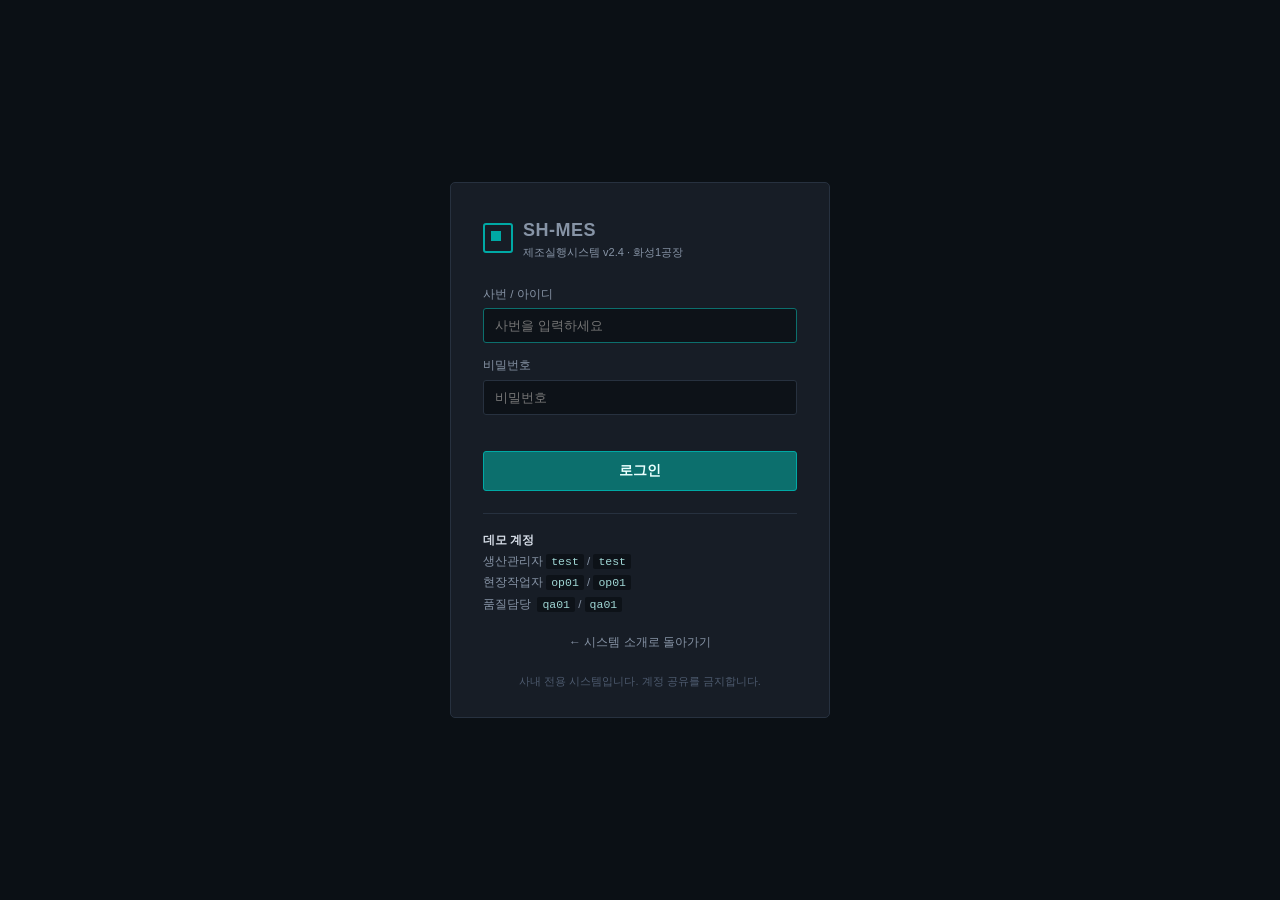
<file: app/quality.html>
<!DOCTYPE html>
<html lang="ko">
<head>
<meta charset="utf-8">
<title>품질관리 · SPC · SH-MES</title>
<link rel="stylesheet" href="../assets/css/app.css">
<style>
  .judge { padding: 10px 13px; border-radius: 3px; font-size: 12px; margin-top: 10px; }
  .judge.ok { background: rgba(70,196,107,.1); border: 1px solid rgba(70,196,107,.35); color: #9fe0b2; }
  .judge.ng { background: rgba(229,84,75,.1); border: 1px solid rgba(229,84,75,.4); color: #f2938c; }
  .judge b { display: block; margin-bottom: 4px; }
  .cpk { display: grid; grid-template-columns: repeat(4, 1fr); gap: 8px; margin-bottom: 10px; }
  .cpk div { background: #0f151d; border: 1px solid var(--line); border-radius: 3px; padding: 8px 10px; }
  .cpk .l { font-size: 10.5px; color: var(--txt-dim); }
  .cpk .v { font-size: 19px; font-family: var(--mono); font-weight: 700; }
</style>
</head>
<body data-page="quality" data-title="품질관리 · SPC" data-crumb="M-06 / 설비 · 품질">

<div class="filters">
  <label>설비</label>
  <select id="f-eq"><option>CT-01 코팅 1라인</option><option>CT-02 코팅 2라인</option><option>MIX-02 배합 2호기</option></select>
  <label>품번</label>
  <select><option>SH-CF100 절연 코팅필름</option></select>
  <label>측정 항목</label>
  <select id="f-char"><option>코팅 두께 (mm)</option><option>점도 (cP)</option><option>접착강도 (N/25mm)</option></select>
  <label>부분군</label>
  <select><option>n = 5</option><option>n = 4</option><option>n = 3</option></select>
  <button class="btn pri" id="btn-go">조회</button>
  <div style="flex:1"></div>
  <button class="btn" id="btn-ins">검사성적 입력</button>
  <button class="btn danger" id="btn-ncr">부적합 등록</button>
</div>

<div class="cpk" id="cpk"></div>

<div class="grid" style="grid-template-columns:1fr 330px;margin-bottom:12px">
  <div class="card">
    <header>
      <h2>X-bar 관리도</h2><span class="sub" id="sub-x"></span>
      <div class="spacer"></div>
      <div class="legend">
        <span><i style="background:#00a9a5"></i>측정값</span>
        <span><i style="background:#e0a83a"></i>UCL / LCL</span>
        <span><i style="background:#e5544b"></i>규격(USL/LSL)</span>
      </div>
    </header>
    <div class="body"><div id="ch-x"></div></div>
  </div>

  <div class="card">
    <header><h2>관리이탈 판정</h2><span class="sub">Nelson Rule</span></header>
    <div class="body" id="rules"></div>
  </div>
</div>

<div class="grid g2" style="margin-bottom:12px">
  <div class="card">
    <header><h2>R 관리도 (범위)</h2><span class="sub">부분군 내 산포</span></header>
    <div class="body"><div id="ch-r"></div></div>
  </div>
  <div class="card">
    <header><h2>측정값 분포</h2><span class="sub">히스토그램 · 규격 대비</span></header>
    <div class="body"><div id="ch-h"></div>
      <div class="note">공정 중심이 규격 중심보다 상단에 치우쳐 있습니다. Cpk가 Cp보다 낮은 원인입니다.</div>
    </div>
  </div>
</div>

<div class="grid g2">
  <div class="card">
    <header><h2>검사 실적</h2><span class="sub">금일 · 수입 / 공정 / 출하</span></header>
    <div class="body tight">
      <table class="tb">
        <thead><tr><th>검사구분</th><th>품번</th><th>LOT</th><th class="num">검사수</th><th class="num">부적합</th><th>판정</th><th>검사자</th></tr></thead>
        <tbody id="tb-ins"></tbody>
      </table>
    </div>
  </div>

  <div class="card">
    <header><h2>부적합 처리 현황</h2><span class="sub">NCR · 미결 우선</span></header>
    <div class="body tight">
      <table class="tb">
        <thead><tr><th>NCR 번호</th><th>내용</th><th>등급</th><th>조치</th><th>상태</th></tr></thead>
        <tbody id="tb-ncr"></tbody>
      </table>
    </div>
  </div>
</div>

<script src="../assets/js/auth.js"></script>
<script src="../assets/js/mock.js"></script>
<script src="../assets/js/chart.js"></script>
<script src="../assets/js/shell.js"></script>
<script>
(function () {
  var s = Mock.spc(25);
  var labels = s.xbar.map(function (_, i) { return '#' + (i + 1); });

  document.getElementById('sub-x').textContent =
    'CL ' + s.xCL + ' / UCL ' + s.xUCL + ' / LCL ' + s.xLCL + ' (mm)';

  // ---- Cp / Cpk ----
  var cpkCol = s.cpk >= 1.33 ? 'var(--ok)' : s.cpk >= 1.0 ? 'var(--warn)' : 'var(--bad)';
  document.getElementById('cpk').innerHTML =
    '<div><div class="l">공정능력지수 Cp</div><div class="v">' + s.cp.toFixed(2) + '</div></div>' +
    '<div><div class="l">치우침 반영 Cpk</div><div class="v" style="color:' + cpkCol + '">' + s.cpk.toFixed(2) + '</div></div>' +
    '<div><div class="l">규격 (USL / LSL)</div><div class="v" style="font-size:15px">' + s.usl + ' / ' + s.lsl + '</div></div>' +
    '<div><div class="l">판정</div><div class="v" style="font-size:15px;color:' + cpkCol + '">' +
      (s.cpk >= 1.33 ? '공정능력 충분' : s.cpk >= 1.0 ? '관리 필요' : '공정능력 부족') + '</div></div>';

  // ---- X-bar ----
  Chart.line(document.getElementById('ch-x'), {
    labels: labels, h: 210,
    min: s.lsl - 0.004, max: s.usl + 0.004,
    series: [{ name: 'X-bar', color: '#00a9a5', data: s.xbar, dots: true }],
    refs: [
      { v: s.usl,  color: '#e5544b', label: 'USL ' + s.usl },
      { v: s.xUCL, color: '#e0a83a', label: 'UCL' },
      { v: s.xCL,  color: '#5a6b80', label: 'CL' },
      { v: s.xLCL, color: '#e0a83a', label: 'LCL' },
      { v: s.lsl,  color: '#e5544b', label: 'LSL ' + s.lsl }
    ]
  });

  // ---- R ----
  Chart.line(document.getElementById('ch-r'), {
    labels: labels, h: 170, min: 0, max: s.rUCL * 1.2,
    series: [{ name: 'R', color: '#3d8bfd', data: s.r, dots: true }],
    refs: [{ v: s.rUCL, color: '#e0a83a', label: 'UCL' }, { v: s.rCL, color: '#5a6b80', label: 'CL' }]
  });

  // ---- 히스토그램 ----
  var bins = 11, lo = s.lsl - 0.003, hi = s.usl + 0.003, w = (hi - lo) / bins;
  var hist = new Array(bins).fill(0);
  s.xbar.forEach(function (v) {
    var i = Math.min(bins - 1, Math.max(0, Math.floor((v - lo) / w)));
    hist[i]++;
  });
  Chart.bars(document.getElementById('ch-h'), {
    labels: hist.map(function (_, i) { return (lo + w * (i + 0.5)).toFixed(3); }),
    data: hist, h: 170,
    colors: hist.map(function (_, i) {
      var c = lo + w * (i + 0.5);
      return (c > s.usl || c < s.lsl) ? '#e5544b' : '#00a9a5';
    })
  });

  // ---- 관리이탈 판정 (Nelson Rule 일부) ----
  var viol = [];
  s.xbar.forEach(function (v, i) {
    if (v > s.xUCL || v < s.xLCL) viol.push({ r: 'Rule 1', d: '#' + (i + 1) + ' 관리한계 이탈 (' + v + ')' });
  });
  // Rule 2 : 연속 7점이 중심선 한쪽에
  for (var i = 6; i < s.xbar.length; i++) {
    var seg = s.xbar.slice(i - 6, i + 1);
    if (seg.every(function (v) { return v > s.xCL; }) || seg.every(function (v) { return v < s.xCL; })) {
      viol.push({ r: 'Rule 2', d: '#' + (i - 5) + '~#' + (i + 1) + ' 연속 7점 중심선 편향' });
      break;
    }
  }
  // Rule 3 : 연속 6점 상승/하강
  for (var j = 5; j < s.xbar.length; j++) {
    var up = true, dn = true;
    for (var k = j - 5; k < j; k++) {
      if (s.xbar[k + 1] <= s.xbar[k]) up = false;
      if (s.xbar[k + 1] >= s.xbar[k]) dn = false;
    }
    if (up || dn) { viol.push({ r: 'Rule 3', d: '#' + (j - 4) + '~#' + (j + 1) + ' 연속 6점 ' + (up ? '상승' : '하강') + ' 경향' }); break; }
  }

  document.getElementById('rules').innerHTML =
    (viol.length
      ? '<div class="judge ng"><b>⚠ 관리이탈 ' + viol.length + '건 검출</b>' +
        viol.map(function (v) { return '· [' + v.r + '] ' + v.d; }).join('<br>') + '</div>'
      : '<div class="judge ok"><b>✔ 관리상태 양호</b>적용 룰에서 이탈이 검출되지 않았습니다.</div>') +
    '<div style="margin-top:12px;font-size:11.5px;line-height:2;color:var(--txt-dim)">' +
    '<b style="color:var(--txt)">적용 판정 규칙</b><br>' +
    'Rule 1 — 1점이 관리한계(3σ) 이탈<br>' +
    'Rule 2 — 연속 7점이 중심선 한쪽<br>' +
    'Rule 3 — 연속 6점 상승 또는 하강<br>' +
    'Rule 4 — 연속 14점 교대 증감</div>' +
    '<div class="note">중결함 판정 시 다음 공정 진행이 자동 차단됩니다. 경결함은 경고 후 진행을 허용합니다. (2026-09-02 품보팀 합의)</div>';

  // ---- 검사 실적 ----
  var INS = [
    { g: '수입검사', it: 'BD-2200', lot: 'L26-0817', n: 5, ng: 0, p: '합격', by: '이지혜' },
    { g: '수입검사', it: 'SV-0110', lot: 'L26-0902', n: 5, ng: 0, p: '합격', by: '이지혜' },
    { g: '공정검사', it: 'SH-CF100', lot: 'HS1-CT01-260923-014', n: 25, ng: 2, p: '조건부', by: '오승현' },
    { g: '공정검사', it: 'SH-EM220', lot: 'HS1-MIX02-260923-004', n: 10, ng: 0, p: '합격', by: '한지원' },
    { g: '출하검사', it: 'SH-CF100', lot: 'HS1-PK01-260923-041', n: 20, ng: 0, p: '합격', by: '이지혜' },
    { g: '공정검사', it: 'SH-AD330', lot: 'HS1-MIX01-260923-003', n: 10, ng: 1, p: '불합격', by: '류경민' }
  ];
  var pCls = { '합격': 'st-run', '조건부': 'st-set', '불합격': 'st-stop' };
  document.getElementById('tb-ins').innerHTML = INS.map(function (r) {
    return '<tr><td>' + r.g + '</td><td>' + r.it + '</td><td class="lot">' + r.lot + '</td>' +
      '<td class="num">' + r.n + '</td><td class="num"' + (r.ng ? ' style="color:var(--bad)"' : '') + '>' + r.ng + '</td>' +
      '<td><span class="st ' + pCls[r.p] + '">' + r.p + '</span></td><td>' + r.by + '</td></tr>';
  }).join('');

  // ---- NCR ----
  var NCR = [
    { no: 'NCR-260923-02', c: 'SH-AD330 점도 9,140cP — 상한(9,000) 초과', g: '중결함', a: '재작업', s: '진행' },
    { no: 'NCR-260923-01', c: 'CT-01 두께 관리상한 연속 이탈', g: '중결함', a: '조사중', s: '진행' },
    { no: 'NCR-260922-04', c: '포장 라벨 인쇄 번짐 12EA', g: '경결함', a: '선별', s: '완료' },
    { no: 'NCR-260922-03', c: '이형필름 표면 이물 혼입', g: '중결함', a: '폐기', s: '완료' },
    { no: 'NCR-260921-07', c: '조립 체결 토크 미달 3EA', g: '경결함', a: '재작업', s: '완료' }
  ];
  document.getElementById('tb-ncr').innerHTML = NCR.map(function (r) {
    return '<tr><td class="lot">' + r.no + '</td><td style="white-space:normal">' + r.c + '</td>' +
      '<td><span class="st ' + (r.g === '중결함' ? 'st-stop' : 'st-set') + '">' + r.g + '</span></td>' +
      '<td>' + r.a + '</td>' +
      '<td><span class="st ' + (r.s === '완료' ? 'st-done' : 'st-run') + '">' + r.s + '</span></td></tr>';
  }).join('');

  document.getElementById('btn-ins').onclick = function () {
    alert('검사성적 입력\n\n검사구분 / 품번 / LOT / 측정값(n=5)을 입력합니다.\n입력 즉시 관리도에 반영되며 관리이탈 룰이 자동 판정됩니다.');
  };
  document.getElementById('btn-ncr').onclick = function () {
    alert('부적합(NCR) 등록\n\n등급 : 중결함 / 경결함\n조치 : 재작업 · 특채 · 폐기 · 반품\n\n중결함 등록 시 해당 LOT 의 다음 공정 진행이 즉시 차단됩니다.');
  };
  document.getElementById('btn-go').onclick = function () { location.reload(); };
})();
</script>
</body>
</html>
</file>
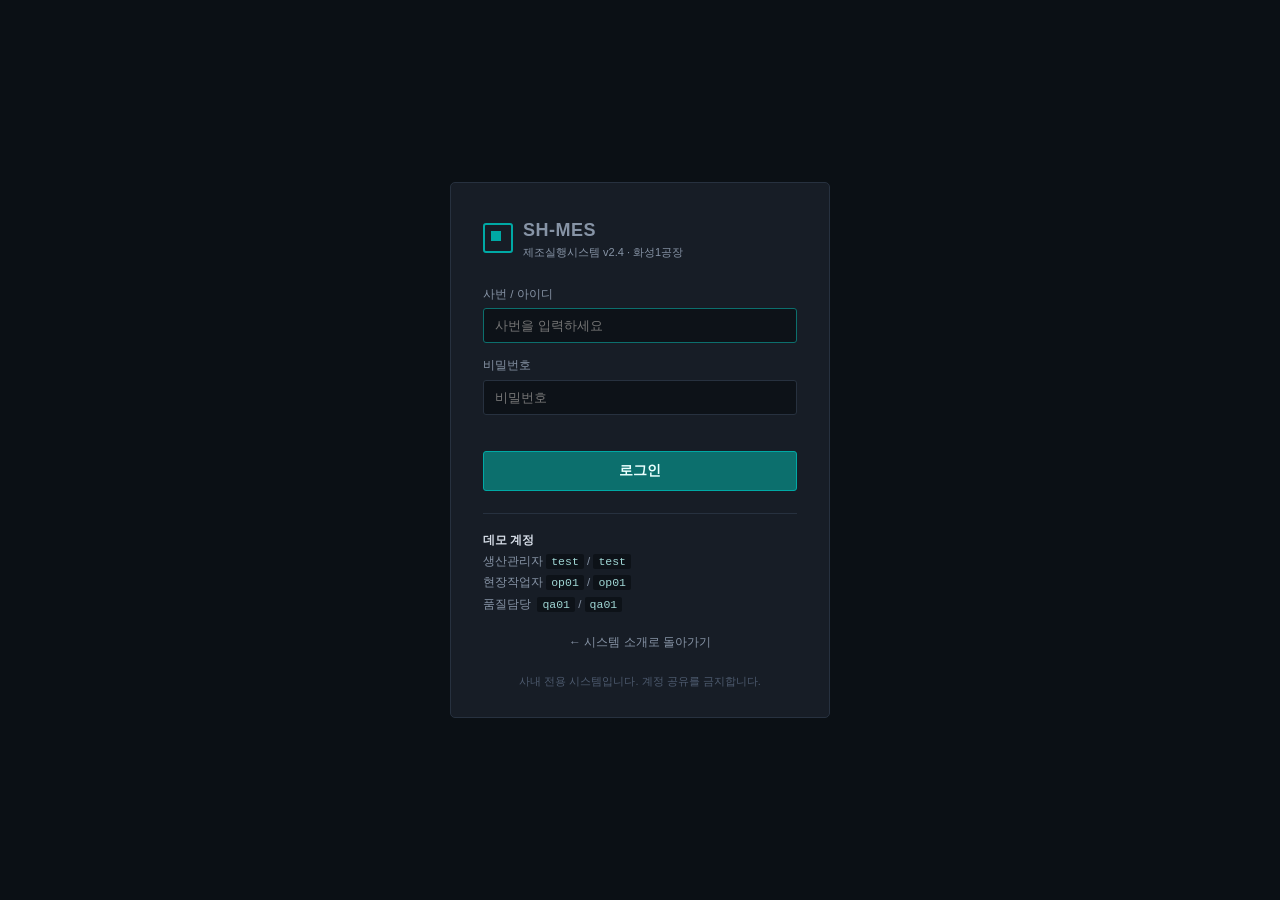
<file: app/trace.html>
<!DOCTYPE html>
<html lang="ko">
<head>
<meta charset="utf-8">
<title>LOT 추적 · 계보 · SH-MES</title>
<link rel="stylesheet" href="../assets/css/app.css">
<style>
  .tree { font-size: 12px; padding: 4px 0; }
  .tree ul { list-style: none; margin: 0; padding-left: 26px; position: relative; }
  .tree > ul { padding-left: 4px; }
  .tree ul ul::before {
    content: ""; position: absolute; left: 10px; top: 0; bottom: 14px;
    width: 1px; background: var(--line);
  }
  .tree li { position: relative; padding: 4px 0; }
  .tree ul ul > li::before {
    content: ""; position: absolute; left: -16px; top: 18px;
    width: 14px; height: 1px; background: var(--line);
  }
  .node {
    display: inline-flex; align-items: center; gap: 10px;
    border: 1px solid var(--line); background: var(--panel-2);
    border-radius: 3px; padding: 6px 11px;
  }
  .node:hover { border-color: var(--accent-dim); }
  .node .nm { font-family: var(--mono); font-size: 11.5px; color: #9fd6d4; }
  .node .pr { font-size: 10.5px; color: var(--txt-dim); }
  .node .qt { font-size: 11px; }
  .node.ng { border-color: rgba(229,84,75,.5); background: rgba(229,84,75,.08); }
  .node.ng .nm { color: #f2938c; }
  .node.raw { background: #141a23; }
  .node.raw .nm { color: #b6c1d0; }
  .node .tag {
    font-size: 9.5px; padding: 1px 6px; border-radius: 2px;
    background: #2a3442; color: #93a1b3;
  }
  .node.ng .tag { background: rgba(229,84,75,.25); color: #f2938c; }
  .dirbtn { display: flex; gap: 0; }
  .dirbtn button {
    border: 1px solid var(--line); background: var(--panel-2); color: var(--txt-dim);
    padding: 6px 14px; font-size: 12px; cursor: pointer; font-family: inherit;
  }
  .dirbtn button:first-child { border-radius: 3px 0 0 3px; }
  .dirbtn button:last-child { border-radius: 0 3px 3px 0; border-left: none; }
  .dirbtn button.on { background: var(--accent-dim); color: #eafffe; border-color: var(--accent); }
</style>
</head>
<body data-page="trace" data-title="LOT 추적 · 계보" data-crumb="M-08 / 추적 · 분석">

<div class="filters">
  <label>LOT 번호</label>
  <input type="text" id="f-lot" value="HS1-PK01-260923-041" style="width:210px;font-family:var(--mono)">
  <button class="btn pri" id="btn-go">추적</button>
  <label style="margin-left:10px">방향</label>
  <div class="dirbtn">
    <button id="d-back" class="on">역방향 (완제품 → 원료)</button>
    <button id="d-fwd">정방향 (원료 → 출하)</button>
  </div>
  <div style="flex:1"></div>
  <button class="btn danger" id="btn-recall">리콜 영향범위 산출</button>
  <button class="btn" id="btn-exp">추적보고서 출력</button>
</div>

<div class="grid g4" style="margin-bottom:12px" id="sum"></div>

<div class="grid" style="grid-template-columns:1fr 360px">
  <div class="card">
    <header>
      <h2>LOT 계보 트리</h2><span class="sub" id="tree-sub"></span>
      <div class="spacer"></div>
      <div class="legend">
        <span><i style="background:#2a3442"></i>정상</span>
        <span><i style="background:rgba(229,84,75,.6)"></i>품질 이상 이력</span>
      </div>
    </header>
    <div class="body">
      <div class="tree" id="tree"></div>
      <div class="note">각 노드는 공정 · 설비 · 작업자 · 일시를 포함합니다. 노드를 클릭하면 해당 공정의 실적과 검사기록으로 이동합니다.</div>
    </div>
  </div>

  <div>
    <div class="card" style="margin-bottom:12px">
      <header><h2>LOT 기본 정보</h2></header>
      <div class="body tight"><table class="tb" id="tb-info"></table></div>
    </div>

    <div class="card" style="margin-bottom:12px">
      <header><h2>출하 이력</h2><span class="sub">정방향</span></header>
      <div class="body tight">
        <table class="tb">
          <thead><tr><th>거래처</th><th>출하번호</th><th class="num">수량</th><th>일자</th></tr></thead>
          <tbody id="tb-ship"></tbody>
        </table>
      </div>
    </div>

    <div class="card">
      <header><h2>연관 품질 기록</h2></header>
      <div class="body tight">
        <table class="tb"><tbody id="tb-q"></tbody></table>
      </div>
    </div>
  </div>
</div>

<script src="../assets/js/auth.js"></script>
<script src="../assets/js/mock.js"></script>
<script src="../assets/js/chart.js"></script>
<script src="../assets/js/shell.js"></script>
<script>
(function () {
  var g = Mock.genealogy();

  function nodeHtml(n) {
    var raw = n.proc === '입고자재';
    return '<span class="node ' + (n.ng ? 'ng' : '') + (raw ? ' raw' : '') + '" ' +
      'onclick="alert(\'' + n.name + '\\n공정 : ' + n.proc + '\\n설비 : ' + n.eq +
      '\\n담당 : ' + n.worker + '\\n일시 : ' + n.at + '\\n수량 : ' + n.qty + '\')">' +
      '<span class="tag">' + n.proc + '</span>' +
      '<span class="nm">' + n.name + '</span>' +
      '<span class="pr">' + (raw ? n.worker : n.eq + ' · ' + n.worker) + '</span>' +
      '<span class="qt">' + n.qty + '</span>' +
      '<span class="pr">' + n.at + '</span>' +
      (n.ng ? '<span class="tag">품질이상</span>' : '') +
      '</span>';
  }

  function build(n) {
    var h = '<li>' + nodeHtml(n);
    if (n.children && n.children.length) {
      h += '<ul>' + n.children.map(build).join('') + '</ul>';
    }
    return h + '</li>';
  }

  function render(dir) {
    document.getElementById('tree-sub').textContent =
      dir === 'back' ? '역방향 — 완제품에서 투입 원료까지' : '정방향 — 원료에서 출하처까지';
    document.getElementById('tree').innerHTML = '<ul>' + build(g.tree) + '</ul>';
  }
  render('back');

  document.getElementById('d-back').onclick = function () {
    this.classList.add('on'); document.getElementById('d-fwd').classList.remove('on'); render('back');
  };
  document.getElementById('d-fwd').onclick = function () {
    this.classList.add('on'); document.getElementById('d-back').classList.remove('on'); render('fwd');
  };

  // 요약
  function countNodes(n) {
    return 1 + (n.children || []).reduce(function (a, c) { return a + countNodes(c); }, 0);
  }
  function countNg(n) {
    return (n.ng ? 1 : 0) + (n.children || []).reduce(function (a, c) { return a + countNg(c); }, 0);
  }
  function depth(n) {
    return 1 + Math.max(0, ...(n.children || []).map(depth));
  }
  var ng = countNg(g.tree);
  document.getElementById('sum').innerHTML = [
    { l: '추적 노드 수', v: countNodes(g.tree), u: '개', s: '공정 ' + (countNodes(g.tree) - 4) + ' · 원자재 4', c: '' },
    { l: '추적 단계', v: depth(g.tree), u: '단계', s: '포장 → 검사 → 코팅 → 배합 → 원료', c: '' },
    { l: '품질이상 노드', v: ng, u: '건', s: ng ? 'CT-01 두께 관리이탈' : '없음', c: ng ? 'k-bad' : 'k-ok' },
    { l: '출하 수량', v: g.shipTo.reduce(function (a, s) { return a + s.qty; }, 0).toLocaleString(), u: 'EA',
      s: g.shipTo.length + '개 거래처', c: '' }
  ].map(function (k) {
    return '<div class="kpi ' + k.c + '"><div class="bar"></div><div class="lbl">' + k.l + '</div>' +
      '<div class="val">' + k.v + '<small>' + k.u + '</small></div><div class="dlt dim">' + k.s + '</div></div>';
  }).join('');

  // 기본정보
  document.getElementById('tb-info').innerHTML =
    [['LOT 번호', '<span class="lot">' + g.lot + '</span>'],
     ['품번 / 품명', g.item + '<br><span class="dim">' + g.itemName + '</span>'],
     ['생산수량', g.qty.toLocaleString() + ' ' + g.unit],
     ['생산일시', g.made],
     ['작업지시', '<span class="lot">WO-260923-001</span>'],
     ['현재 상태', '<span class="st st-done">출하 완료</span>']
    ].map(function (r) {
      return '<tr><td class="dim" style="width:76px">' + r[0] + '</td><td>' + r[1] + '</td></tr>';
    }).join('');

  document.getElementById('tb-ship').innerHTML = g.shipTo.map(function (s) {
    return '<tr><td>' + s.cust + '</td><td class="lot">' + s.doc + '</td>' +
      '<td class="num">' + s.qty.toLocaleString() + '</td><td>' + s.date + '</td></tr>';
  }).join('') + '<tr><td class="dim">재고 보유</td><td class="dim">-</td><td class="num dim">300</td><td class="dim">-</td></tr>';

  var QREC = [
    { t: '공정검사', d: 'CT-01 두께 25점 측정 · 부적합 2', s: '조건부' },
    { t: 'NCR', d: 'NCR-260923-01 두께 관리상한 이탈', s: '진행' },
    { t: '출하검사', d: 'HS1-PK01-260923-041 20점 측정', s: '합격' },
    { t: '수입검사', d: 'BD-2200 L26-0817 · 5점', s: '합격' }
  ];
  document.getElementById('tb-q').innerHTML = QREC.map(function (q) {
    var c = q.s === '합격' ? 'st-run' : q.s === '조건부' ? 'st-set' : 'st-stop';
    return '<tr><td style="width:66px" class="dim">' + q.t + '</td>' +
      '<td style="white-space:normal">' + q.d + '</td>' +
      '<td style="width:58px"><span class="st ' + c + '">' + q.s + '</span></td></tr>';
  }).join('');

  document.getElementById('btn-go').onclick = function () {
    var v = document.getElementById('f-lot').value.trim();
    if (!v) { alert('LOT 번호를 입력하세요.'); return; }
    alert('LOT ' + v + ' 추적을 조회합니다.\n\n데모 화면에서는 샘플 LOT 계보만 표시됩니다.');
  };

  document.getElementById('btn-recall').onclick = function () {
    alert('리콜 영향범위 산출\n\n기준 : 원자재 BD-2200 / L26-0817\n\n영향 배치 : BT-260923-002, BT-260923-004 (2건)\n영향 완제품 LOT : 6건 / 총 14,200 EA\n출하분 : 4개 거래처 / 11,900 EA\n재고분 : 2,300 EA\n\n대상 거래처에 통보 문서를 생성하시겠습니까?');
  };
  document.getElementById('btn-exp').onclick = function () {
    alert('추적보고서 출력\n\n포함 : 계보 트리, 각 공정 실적, 투입자재 LOT 및 공급사,\n검사기록, 부적합 이력, 출하 이력\n\n고객사 품질감사 제출용 양식으로 생성됩니다.');
  };
})();
</script>
</body>
</html>
</file>
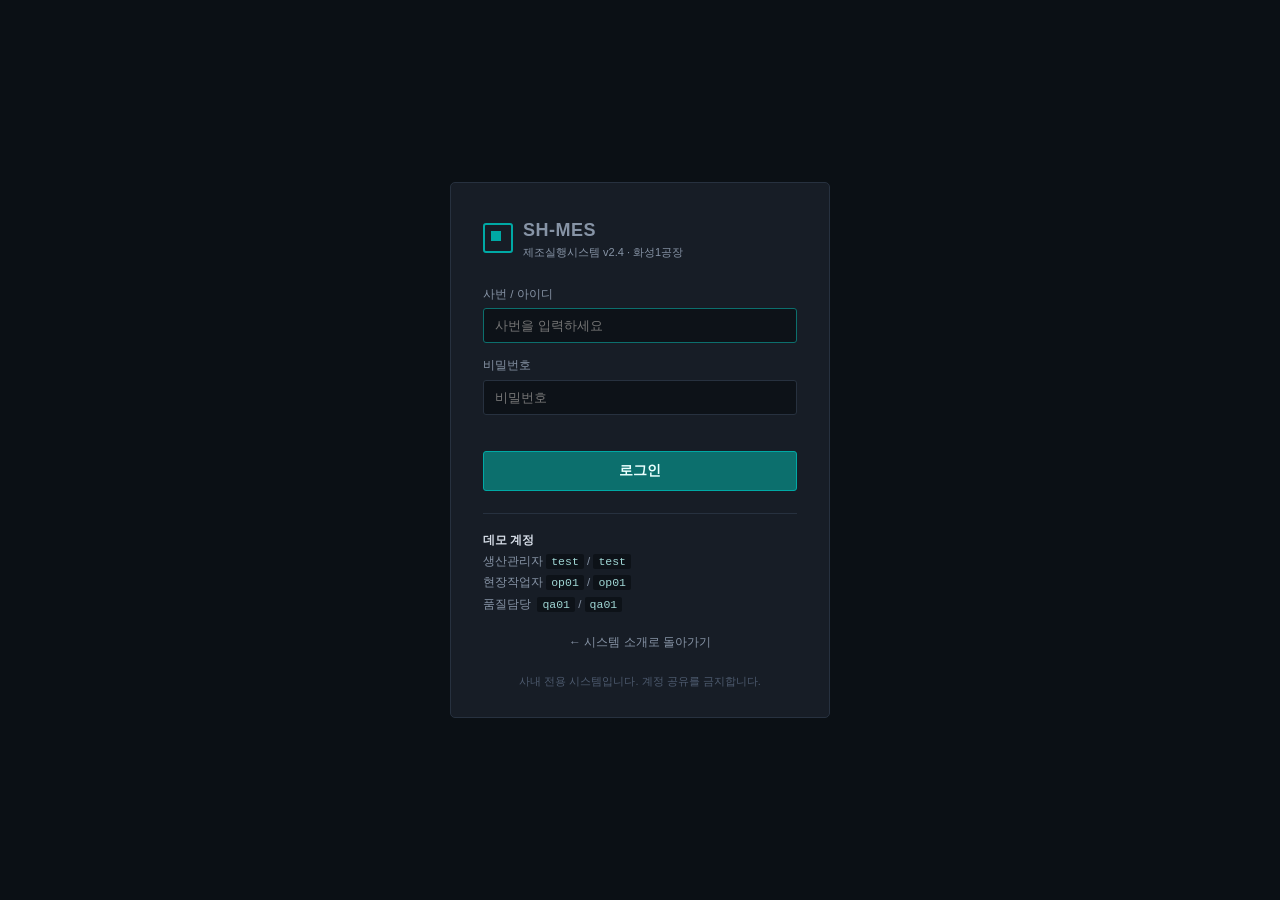
<file: app/workorder.html>
<!DOCTYPE html>
<html lang="ko">
<head>
<meta charset="utf-8">
<title>작업지시 관리 · SH-MES</title>
<link rel="stylesheet" href="../assets/css/app.css">
<style>
  .route { display: flex; gap: 3px; align-items: center; }
  .route i {
    font-style: normal; font-size: 10px; padding: 2px 6px; border-radius: 2px;
    background: #202a37; color: #93a1b3;
  }
  .route i.on { background: rgba(0,169,165,.18); color: #52cfcb; }
  .route i.dn { background: rgba(70,196,107,.14); color: #6bd98c; }
  .route span { color: #3d4a5c; font-size: 9px; }
  .detail { background: #131922; }
  .detail td { padding: 0 !important; }
  .detail .inner { padding: 14px 18px; border-left: 2px solid var(--accent-dim); }
</style>
</head>
<body data-page="workorder" data-title="작업지시 관리" data-crumb="M-02 / 현장 운영">

<div class="filters">
  <label>사업장</label>
  <select id="f-plant"><option>화성1공장</option><option>아산2공장</option></select>
  <label>라인</label>
  <select id="f-line"><option value="">전체</option></select>
  <label>상태</label>
  <select id="f-status">
    <option value="">전체</option>
    <option>계획</option><option>확정</option><option>투입</option>
    <option>진행</option><option>완료</option><option>마감</option>
  </select>
  <label>품번</label>
  <input type="text" id="f-item" placeholder="SH-" style="width:110px">
  <button class="btn pri" id="btn-search">조회</button>
  <button class="btn" id="btn-reset">초기화</button>
  <div style="flex:1"></div>
  <button class="btn" id="btn-recv">ERP 생산오더 수신</button>
  <button class="btn" id="btn-fix">선택 지시 확정</button>
</div>

<div class="grid g4" style="margin-bottom:12px" id="sum"></div>

<div class="card">
  <header>
    <h2>작업지시 목록</h2>
    <span class="sub" id="cnt"></span>
    <div class="spacer"></div>
    <span class="dim" style="font-size:11px">행을 클릭하면 공정경로와 투입자재가 펼쳐집니다</span>
  </header>
  <div class="body tight">
    <table class="tb">
      <thead>
        <tr>
          <th style="width:28px"><input type="checkbox" id="ck-all"></th>
          <th style="width:130px">작업지시번호</th>
          <th style="width:100px">ERP 오더</th>
          <th style="width:96px">품번</th>
          <th>품명</th>
          <th style="width:92px">라인</th>
          <th class="num" style="width:84px">지시수량</th>
          <th class="num" style="width:84px">실적수량</th>
          <th class="num" style="width:64px">불량</th>
          <th style="width:110px">진척률</th>
          <th style="width:64px">상태</th>
          <th style="width:92px">납기</th>
          <th style="width:70px">담당</th>
        </tr>
      </thead>
      <tbody id="tb"></tbody>
    </table>
  </div>
</div>

<script src="../assets/js/auth.js"></script>
<script src="../assets/js/mock.js"></script>
<script src="../assets/js/chart.js"></script>
<script src="../assets/js/shell.js"></script>
<script>
(function () {
  var all = Mock.workOrders();
  var stCls = { '계획': 'st-idle', '확정': 'st-done', '투입': 'st-set', '진행': 'st-run', '완료': 'st-done', '마감': 'st-idle' };

  // 라인 셀렉트 채우기
  var sel = document.getElementById('f-line');
  Mock.LINES.forEach(function (l) {
    var o = document.createElement('option');
    o.value = l.code; o.textContent = l.code + ' ' + l.name;
    sel.appendChild(o);
  });

  function filtered() {
    var ln = document.getElementById('f-line').value;
    var st = document.getElementById('f-status').value;
    var it = document.getElementById('f-item').value.trim().toUpperCase();
    return all.filter(function (w) {
      if (ln && w.line !== ln) return false;
      if (st && w.status !== st) return false;
      if (it && w.item.indexOf(it) < 0) return false;
      return true;
    });
  }

  function summary(list) {
    var byStatus = {};
    list.forEach(function (w) { byStatus[w.status] = (byStatus[w.status] || 0) + 1; });
    var qty = list.reduce(function (a, w) { return a + w.qty; }, 0);
    var done = list.reduce(function (a, w) { return a + w.done; }, 0);
    var bad = list.reduce(function (a, w) { return a + w.bad; }, 0);

    var cards = [
      { lbl: '조회 지시 건수', val: list.length, u: '건', sub: '진행 ' + (byStatus['진행'] || 0) + ' · 확정 ' + (byStatus['확정'] || 0) + ' · 계획 ' + (byStatus['계획'] || 0) },
      { lbl: '총 지시수량', val: qty.toLocaleString(), u: '', sub: '실적 ' + done.toLocaleString() },
      { lbl: '진척률', val: (done / qty * 100).toFixed(1), u: '%', sub: '완료 ' + ((byStatus['완료'] || 0) + (byStatus['마감'] || 0)) + '건' },
      { lbl: '불량수량', val: bad.toLocaleString(), u: '', sub: '불량률 ' + (bad / (done || 1) * 100).toFixed(2) + '%' }
    ];
    document.getElementById('sum').innerHTML = cards.map(function (c) {
      return '<div class="kpi"><div class="bar"></div><div class="lbl">' + c.lbl + '</div>' +
        '<div class="val">' + c.val + (c.u ? '<small>' + c.u + '</small>' : '') + '</div>' +
        '<div class="dlt dim">' + c.sub + '</div></div>';
    }).join('');
  }

  function routeHtml(w) {
    // 진척률로 공정 진행 위치를 추정해서 표시한다
    var pct = w.done / w.qty;
    var at = w.status === '완료' || w.status === '마감' ? w.route.length
           : w.status === '진행' ? Math.max(1, Math.ceil(pct * w.route.length)) : 0;
    return '<div class="route">' + w.route.map(function (r, i) {
      var cls = i < at - 1 ? 'dn' : i === at - 1 ? 'on' : '';
      return (i ? '<span>▸</span>' : '') + '<i class="' + cls + '">' + r + '</i>';
    }).join('') + '</div>';
  }

  function render() {
    var list = filtered();
    summary(list);
    document.getElementById('cnt').textContent = list.length + '건';

    document.getElementById('tb').innerHTML = list.map(function (w, i) {
      var pct = Math.min(100, w.done / w.qty * 100);
      var col = pct >= 100 ? 'var(--ok)' : pct > 0 ? 'var(--accent)' : '#394454';
      var late = new Date(w.due) < new Date(Mock.today()) && w.status !== '완료' && w.status !== '마감';
      return '<tr data-i="' + i + '" class="row">' +
        '<td><input type="checkbox" class="ck"></td>' +
        '<td class="lot">' + w.no + '</td>' +
        '<td class="dim">' + w.erpOrder + '</td>' +
        '<td>' + w.item + '</td>' +
        '<td>' + w.itemName + '</td>' +
        '<td>' + w.line + ' <span class="dim">' + w.lineName + '</span></td>' +
        '<td class="num">' + w.qty.toLocaleString() + '</td>' +
        '<td class="num">' + w.done.toLocaleString() + '</td>' +
        '<td class="num"' + (w.bad ? ' style="color:var(--bad)"' : '') + '>' + (w.bad || '-') + '</td>' +
        '<td><div class="mini-bar"><i style="width:' + pct.toFixed(0) + '%;background:' + col + '"></i></div></td>' +
        '<td><span class="st ' + stCls[w.status] + '">' + w.status + '</span></td>' +
        '<td' + (late ? ' style="color:var(--bad)"' : '') + '>' + w.due + (late ? ' ⚠' : '') + '</td>' +
        '<td>' + w.worker + '</td>' +
        '</tr>' +
        '<tr class="detail" id="d' + i + '" style="display:none"><td colspan="13"><div class="inner">' +
          '<div style="display:flex;gap:40px;flex-wrap:wrap">' +
            '<div><div class="dim" style="font-size:11px;margin-bottom:6px">공정 경로 (라우팅)</div>' + routeHtml(w) + '</div>' +
            '<div><div class="dim" style="font-size:11px;margin-bottom:6px">생산 LOT</div><span class="lot">' + w.lot + '</span></div>' +
            '<div><div class="dim" style="font-size:11px;margin-bottom:6px">단위</div>' + w.unit + '</div>' +
            '<div><div class="dim" style="font-size:11px;margin-bottom:6px">잔량</div>' + (w.qty - w.done).toLocaleString() + ' ' + w.unit + '</div>' +
          '</div>' +
          '<div class="note">ERP 오더 ' + w.erpOrder + ' 수신분. 실적은 POP 현장단말에서 등록되며 마감 후 ERP로 역전송됩니다.</div>' +
        '</div></td></tr>';
    }).join('');

    // 행 펼치기
    Array.prototype.forEach.call(document.querySelectorAll('#tb tr.row'), function (tr) {
      tr.style.cursor = 'pointer';
      tr.addEventListener('click', function (e) {
        if (e.target.type === 'checkbox') return;
        var d = document.getElementById('d' + tr.dataset.i);
        d.style.display = d.style.display === 'none' ? '' : 'none';
      });
    });
  }

  document.getElementById('btn-search').onclick = render;
  document.getElementById('btn-reset').onclick = function () {
    document.getElementById('f-line').value = '';
    document.getElementById('f-status').value = '';
    document.getElementById('f-item').value = '';
    render();
  };
  document.getElementById('f-item').addEventListener('keyup', function (e) { if (e.key === 'Enter') render(); });

  document.getElementById('ck-all').onclick = function () {
    var v = this.checked;
    Array.prototype.forEach.call(document.querySelectorAll('.ck'), function (c) { c.checked = v; });
  };

  document.getElementById('btn-recv').onclick = function () {
    alert('ERP 생산오더 수신\n\n인터페이스 : GET /api/v1/erp/production-orders\n대상 기간 : ' + Mock.today() + ' ~ +7일\n\n(데모 화면이므로 실제 수신은 수행하지 않습니다)');
  };
  document.getElementById('btn-fix').onclick = function () {
    var n = document.querySelectorAll('.ck:checked').length;
    if (!n) { alert('확정할 작업지시를 선택하세요.'); return; }
    alert(n + '건을 확정 처리합니다.\n상태가 [계획] → [확정] 으로 변경되며 현장 POP 단말에 노출됩니다.');
  };

  render();
})();
</script>
</body>
</html>
</file>
<file: assets/css/intro.css>
/* 인트로(소개) 페이지 전용. 앱 화면과 톤은 맞추되 여백을 넉넉히 썼다. */

:root {
  --bg: #0d1218;
  --bg2: #121923;
  --panel: #161e29;
  --line: #243040;
  --txt: #dde4ec;
  --dim: #8896a8;
  --accent: #00a9a5;
  --accent2: #17c6c1;
}

* { box-sizing: border-box; }

body {
  margin: 0;
  background: var(--bg);
  color: var(--txt);
  font-family: "Malgun Gothic", "맑은 고딕", -apple-system, "Segoe UI", sans-serif;
  font-size: 15px;
  line-height: 1.75;
}

a { color: inherit; text-decoration: none; }
.wrap { max-width: 1080px; margin: 0 auto; padding: 0 24px; }

/* 상단 바 */
.nav {
  position: sticky; top: 0; z-index: 20;
  background: rgba(13,18,24,.92);
  border-bottom: 1px solid var(--line);
  backdrop-filter: blur(6px);
}
.nav .wrap { display: flex; align-items: center; height: 60px; gap: 26px; }
.logo { display: flex; align-items: center; gap: 10px; }
.logo .mk {
  width: 26px; height: 26px; border: 2px solid var(--accent); border-radius: 3px; position: relative;
}
.logo .mk::after { content: ""; position: absolute; left: 5px; top: 5px; width: 8px; height: 8px; background: var(--accent); }
.logo b { font-size: 16px; letter-spacing: .5px; }
.logo span { font-size: 11px; color: var(--dim); }
.nav .menu { display: flex; gap: 22px; margin-left: auto; font-size: 13.5px; color: var(--dim); }
.nav .menu a:hover { color: var(--txt); }
.nav .go {
  background: var(--accent); color: #04211f; font-weight: 700;
  padding: 7px 16px; border-radius: 3px; font-size: 13px;
}
.nav .go:hover { background: var(--accent2); }

/* 히어로 */
.hero {
  padding: 74px 0 66px;
  border-bottom: 1px solid var(--line);
  background:
    radial-gradient(900px 420px at 78% -10%, rgba(0,169,165,.16), transparent 62%),
    linear-gradient(180deg, #101822, var(--bg));
}
.hero .tag {
  display: inline-block; font-size: 12px; color: var(--accent2);
  border: 1px solid rgba(0,169,165,.4); border-radius: 20px; padding: 3px 12px;
  letter-spacing: .4px; margin-bottom: 20px;
}
.hero h1 { font-size: 40px; line-height: 1.32; margin: 0 0 18px; letter-spacing: -1px; }
.hero h1 em { font-style: normal; color: var(--accent2); }
.hero p { color: var(--dim); max-width: 660px; margin: 0 0 30px; font-size: 15.5px; }
.hero .btns { display: flex; gap: 10px; flex-wrap: wrap; }
.btn {
  display: inline-block; padding: 11px 22px; border-radius: 3px; font-size: 14px;
  border: 1px solid var(--line); color: var(--txt);
}
.btn:hover { border-color: var(--accent); }
.btn.pri { background: var(--accent); border-color: var(--accent); color: #04211f; font-weight: 700; }
.btn.pri:hover { background: var(--accent2); border-color: var(--accent2); }

.facts { display: flex; gap: 46px; margin-top: 46px; flex-wrap: wrap; }
.facts div b { display: block; font-size: 27px; color: var(--accent2); font-family: Consolas, monospace; }
.facts div span { font-size: 12.5px; color: var(--dim); }

/* 섹션 */
section { padding: 62px 0; border-bottom: 1px solid var(--line); }
section h2 { font-size: 24px; margin: 0 0 8px; letter-spacing: -.5px; }
section .lead { color: var(--dim); margin: 0 0 32px; font-size: 14px; }

.cards { display: grid; grid-template-columns: repeat(3, 1fr); gap: 14px; }
@media (max-width: 860px) { .cards { grid-template-columns: 1fr; } }
.cards .c {
  background: var(--panel); border: 1px solid var(--line); border-radius: 4px; padding: 20px;
}
.cards .c .n { font-family: Consolas, monospace; font-size: 11px; color: var(--accent); }
.cards .c h3 { font-size: 15px; margin: 6px 0 8px; }
.cards .c p { font-size: 13px; color: var(--dim); margin: 0; line-height: 1.7; }
.cards .c .std {
  margin-top: 12px; font-size: 11px; color: #6f7f92;
  border-top: 1px solid var(--line); padding-top: 9px;
}

/* 아키텍처 */
.arch { display: grid; gap: 8px; }
.lv {
  display: grid; grid-template-columns: 90px 1fr; align-items: center;
  border: 1px solid var(--line); border-radius: 4px; background: var(--panel); overflow: hidden;
}
.lv .l {
  background: #0f1621; padding: 14px 12px; text-align: center;
  font-family: Consolas, monospace; font-size: 12px; color: var(--dim);
  border-right: 1px solid var(--line); align-self: stretch; display: grid; place-items: center;
}
.lv .r { padding: 13px 16px; }
.lv .r b { font-size: 14px; }
.lv .r span { display: block; font-size: 12.5px; color: var(--dim); margin-top: 2px; }
.lv.me { border-color: rgba(0,169,165,.55); background: #10201f; }
.lv.me .l { color: var(--accent2); background: #0c1a19; }

/* 표 */
table.spec { width: 100%; border-collapse: collapse; font-size: 13px; }
table.spec th, table.spec td { padding: 9px 12px; border-bottom: 1px solid var(--line); text-align: left; }
table.spec th { color: var(--dim); font-weight: 600; font-size: 12px; background: var(--bg2); }
table.spec td code { font-family: Consolas, monospace; color: var(--accent2); font-size: 12px; }

.bullet { list-style: none; padding: 0; margin: 0; }
.bullet li { padding: 7px 0 7px 20px; position: relative; font-size: 13.5px; color: var(--dim); }
.bullet li::before { content: "—"; position: absolute; left: 0; color: var(--accent); }
.bullet li b { color: var(--txt); font-weight: 600; }

.two { display: grid; grid-template-columns: 1fr 1fr; gap: 36px; }
@media (max-width: 860px) { .two { grid-template-columns: 1fr; } }

footer { padding: 34px 0 52px; color: #63718a; font-size: 12px; }
footer .wrap { display: flex; justify-content: space-between; flex-wrap: wrap; gap: 10px; }
</file>
<file: assets/css/app.css>
/* SH-MES 공통 스타일
   작성 : 남성흠 / 최초 2026-07-14, 최종 2026-09-22
   - 현장 단말(1280x800 산업용 패널PC) 기준으로 잡았음. 너무 밝으면 야간조 눈아프다고 컴플레인 들어와서 다크로 통일. */

:root {
  --bg: #0f1419;
  --panel: #171d26;
  --panel-2: #1d2531;
  --line: #27313f;
  --txt: #d6dde7;
  --txt-dim: #8794a6;
  --accent: #00a9a5;
  --accent-dim: #0c6f6d;
  --ok: #46c46b;
  --warn: #e0a83a;
  --bad: #e5544b;
  --info: #3d8bfd;
  --radius: 4px;
  --mono: "Consolas", "D2Coding", "Courier New", monospace;
}

* { box-sizing: border-box; }

html, body {
  margin: 0;
  padding: 0;
  height: 100%;
}

body {
  background: var(--bg);
  color: var(--txt);
  font-family: "Malgun Gothic", "맑은 고딕", -apple-system, "Segoe UI", sans-serif;
  font-size: 13px;
  line-height: 1.5;
  -webkit-font-smoothing: antialiased;
}

a { color: inherit; text-decoration: none; }

/* ---------- 레이아웃 ---------- */
.layout {
  display: grid;
  grid-template-columns: 208px 1fr;
  grid-template-rows: 52px 1fr;
  grid-template-areas: "brand top" "nav main";
  height: 100vh;
}

.brand {
  grid-area: brand;
  background: #0b1015;
  border-right: 1px solid var(--line);
  border-bottom: 1px solid var(--line);
  display: flex;
  align-items: center;
  gap: 9px;
  padding: 0 16px;
}

.brand .mark {
  width: 24px; height: 24px;
  border: 2px solid var(--accent);
  border-radius: 3px;
  position: relative;
  flex: 0 0 auto;
}
.brand .mark::after {
  content: "";
  position: absolute;
  left: 4px; top: 4px;
  width: 8px; height: 8px;
  background: var(--accent);
}
.brand b { font-size: 14px; letter-spacing: .4px; }
.brand span { font-size: 10px; color: var(--txt-dim); display: block; letter-spacing: .2px; }

.topbar {
  grid-area: top;
  background: var(--panel);
  border-bottom: 1px solid var(--line);
  display: flex;
  align-items: center;
  padding: 0 18px;
  gap: 16px;
}

.topbar h1 {
  font-size: 15px;
  margin: 0;
  font-weight: 600;
}
.topbar .crumb { color: var(--txt-dim); font-size: 11px; }
.topbar .spacer { flex: 1; }

.clock {
  font-family: var(--mono);
  font-size: 12px;
  color: var(--txt-dim);
  letter-spacing: .5px;
}

.shift-tag {
  font-size: 11px;
  padding: 3px 8px;
  border: 1px solid var(--line);
  border-radius: 20px;
  color: var(--txt-dim);
}

.who {
  display: flex; align-items: center; gap: 8px;
  padding-left: 14px;
  border-left: 1px solid var(--line);
}
.who .av {
  width: 26px; height: 26px; border-radius: 50%;
  background: var(--accent-dim);
  color: #fff;
  display: grid; place-items: center;
  font-size: 11px; font-weight: 700;
}
.who .nm { font-size: 12px; }
.who .dp { font-size: 10px; color: var(--txt-dim); }
.who button {
  background: none; border: 1px solid var(--line); color: var(--txt-dim);
  border-radius: 3px; padding: 4px 8px; font-size: 11px; cursor: pointer;
  font-family: inherit;
}
.who button:hover { color: var(--txt); border-color: var(--txt-dim); }

nav.side {
  grid-area: nav;
  background: #0b1015;
  border-right: 1px solid var(--line);
  overflow-y: auto;
  padding: 10px 0 40px;
}
nav.side .grp {
  font-size: 10px;
  color: #56637a;
  padding: 14px 16px 6px;
  letter-spacing: 1px;
}
nav.side a {
  display: flex;
  align-items: center;
  gap: 9px;
  padding: 8px 16px;
  color: #9aa7b8;
  border-left: 2px solid transparent;
  font-size: 12.5px;
}
nav.side a:hover { background: #10171f; color: var(--txt); }
nav.side a.on {
  background: #101b21;
  color: var(--accent);
  border-left-color: var(--accent);
  font-weight: 600;
}
nav.side a .ic { width: 15px; text-align: center; opacity: .85; }

main {
  grid-area: main;
  overflow-y: auto;
  padding: 16px 18px 48px;
}

/* ---------- 카드 / 패널 ---------- */
.grid { display: grid; gap: 12px; }
.g2 { grid-template-columns: repeat(2, 1fr); }
.g3 { grid-template-columns: repeat(3, 1fr); }
.g4 { grid-template-columns: repeat(4, 1fr); }
.g5 { grid-template-columns: repeat(5, 1fr); }
@media (max-width: 1400px) { .g5 { grid-template-columns: repeat(3, 1fr); } .g4 { grid-template-columns: repeat(2, 1fr); } }

.card {
  background: var(--panel);
  border: 1px solid var(--line);
  border-radius: var(--radius);
}
.card > header {
  padding: 9px 13px;
  border-bottom: 1px solid var(--line);
  display: flex;
  align-items: center;
  gap: 8px;
}
.card > header h2 {
  font-size: 12.5px; margin: 0; font-weight: 600;
}
.card > header .sub { font-size: 10.5px; color: var(--txt-dim); }
.card > header .spacer { flex: 1; }
.card .body { padding: 13px; }
.card .body.tight { padding: 0; }

/* KPI 타일 */
.kpi {
  background: var(--panel);
  border: 1px solid var(--line);
  border-radius: var(--radius);
  padding: 12px 14px;
  position: relative;
  overflow: hidden;
}
.kpi .lbl { font-size: 11px; color: var(--txt-dim); }
.kpi .val { font-size: 25px; font-weight: 700; margin-top: 3px; font-family: var(--mono); letter-spacing: -.5px; }
.kpi .val small { font-size: 12px; font-weight: 400; color: var(--txt-dim); margin-left: 3px; font-family: inherit; }
.kpi .dlt { font-size: 11px; margin-top: 2px; }
.kpi .bar { position: absolute; left: 0; top: 0; bottom: 0; width: 3px; background: var(--accent); }
.kpi.k-ok .bar { background: var(--ok); }
.kpi.k-warn .bar { background: var(--warn); }
.kpi.k-bad .bar { background: var(--bad); }

.up { color: var(--ok); }
.down { color: var(--bad); }
.dim { color: var(--txt-dim); }

/* ---------- 테이블 ---------- */
table.tb {
  width: 100%;
  border-collapse: collapse;
  font-size: 12px;
}
table.tb th {
  text-align: left;
  padding: 8px 10px;
  background: var(--panel-2);
  color: var(--txt-dim);
  font-weight: 600;
  font-size: 11px;
  border-bottom: 1px solid var(--line);
  white-space: nowrap;
}
table.tb td {
  padding: 7px 10px;
  border-bottom: 1px solid #1f2732;
  white-space: nowrap;
}
table.tb tbody tr:hover { background: #1b222c; }
table.tb td.num, table.tb th.num { text-align: right; font-family: var(--mono); }
table.tb .lot { font-family: var(--mono); color: #9fd6d4; }

/* ---------- 상태 배지 ---------- */
.st {
  display: inline-block;
  padding: 2px 7px;
  border-radius: 2px;
  font-size: 10.5px;
  font-weight: 600;
  border: 1px solid transparent;
}
.st-run  { background: rgba(70,196,107,.14);  color: #6bd98c; border-color: rgba(70,196,107,.35); }
.st-idle { background: rgba(135,148,166,.14); color: #9aa7b8; border-color: rgba(135,148,166,.3); }
.st-stop { background: rgba(229,84,75,.14);   color: #f0786f; border-color: rgba(229,84,75,.35); }
.st-set  { background: rgba(224,168,58,.14);  color: #eabf62; border-color: rgba(224,168,58,.35); }
.st-done { background: rgba(61,139,253,.14);  color: #6aa6ff; border-color: rgba(61,139,253,.35); }

/* ---------- 폼/버튼 ---------- */
.btn {
  background: var(--panel-2);
  border: 1px solid var(--line);
  color: var(--txt);
  padding: 6px 12px;
  border-radius: 3px;
  font-size: 12px;
  cursor: pointer;
  font-family: inherit;
}
.btn:hover { border-color: var(--accent-dim); }
.btn.pri { background: var(--accent-dim); border-color: var(--accent); color: #eafffe; }
.btn.pri:hover { background: var(--accent); color: #04211f; }
.btn.sm { padding: 3px 8px; font-size: 11px; }
.btn.danger { color: #f0786f; border-color: rgba(229,84,75,.4); }

input[type=text], input[type=date], input[type=number], input[type=password], select, textarea {
  background: #0d1218;
  border: 1px solid var(--line);
  color: var(--txt);
  padding: 6px 9px;
  border-radius: 3px;
  font-size: 12px;
  font-family: inherit;
}
input:focus, select:focus, textarea:focus { outline: none; border-color: var(--accent-dim); }

.filters {
  display: flex; flex-wrap: wrap; align-items: center; gap: 8px;
  padding: 10px 13px;
  background: var(--panel);
  border: 1px solid var(--line);
  border-radius: var(--radius);
  margin-bottom: 12px;
}
.filters label { font-size: 11px; color: var(--txt-dim); margin-right: -3px; }

/* ---------- 기타 ---------- */
.legend { display: flex; gap: 12px; font-size: 11px; color: var(--txt-dim); }
.legend i { display: inline-block; width: 9px; height: 9px; border-radius: 2px; margin-right: 4px; vertical-align: -1px; }

.mini-bar { height: 6px; background: #0d1218; border-radius: 3px; overflow: hidden; }
.mini-bar > i { display: block; height: 100%; background: var(--accent); }

.empty { padding: 40px; text-align: center; color: var(--txt-dim); font-size: 12px; }

.note {
  font-size: 11px; color: var(--txt-dim);
  border-left: 2px solid var(--line);
  padding-left: 9px;
  margin-top: 10px;
}

::-webkit-scrollbar { width: 9px; height: 9px; }
::-webkit-scrollbar-track { background: #0b1015; }
::-webkit-scrollbar-thumb { background: #2a3442; border-radius: 4px; }
::-webkit-scrollbar-thumb:hover { background: #3a4757; }
</file>
